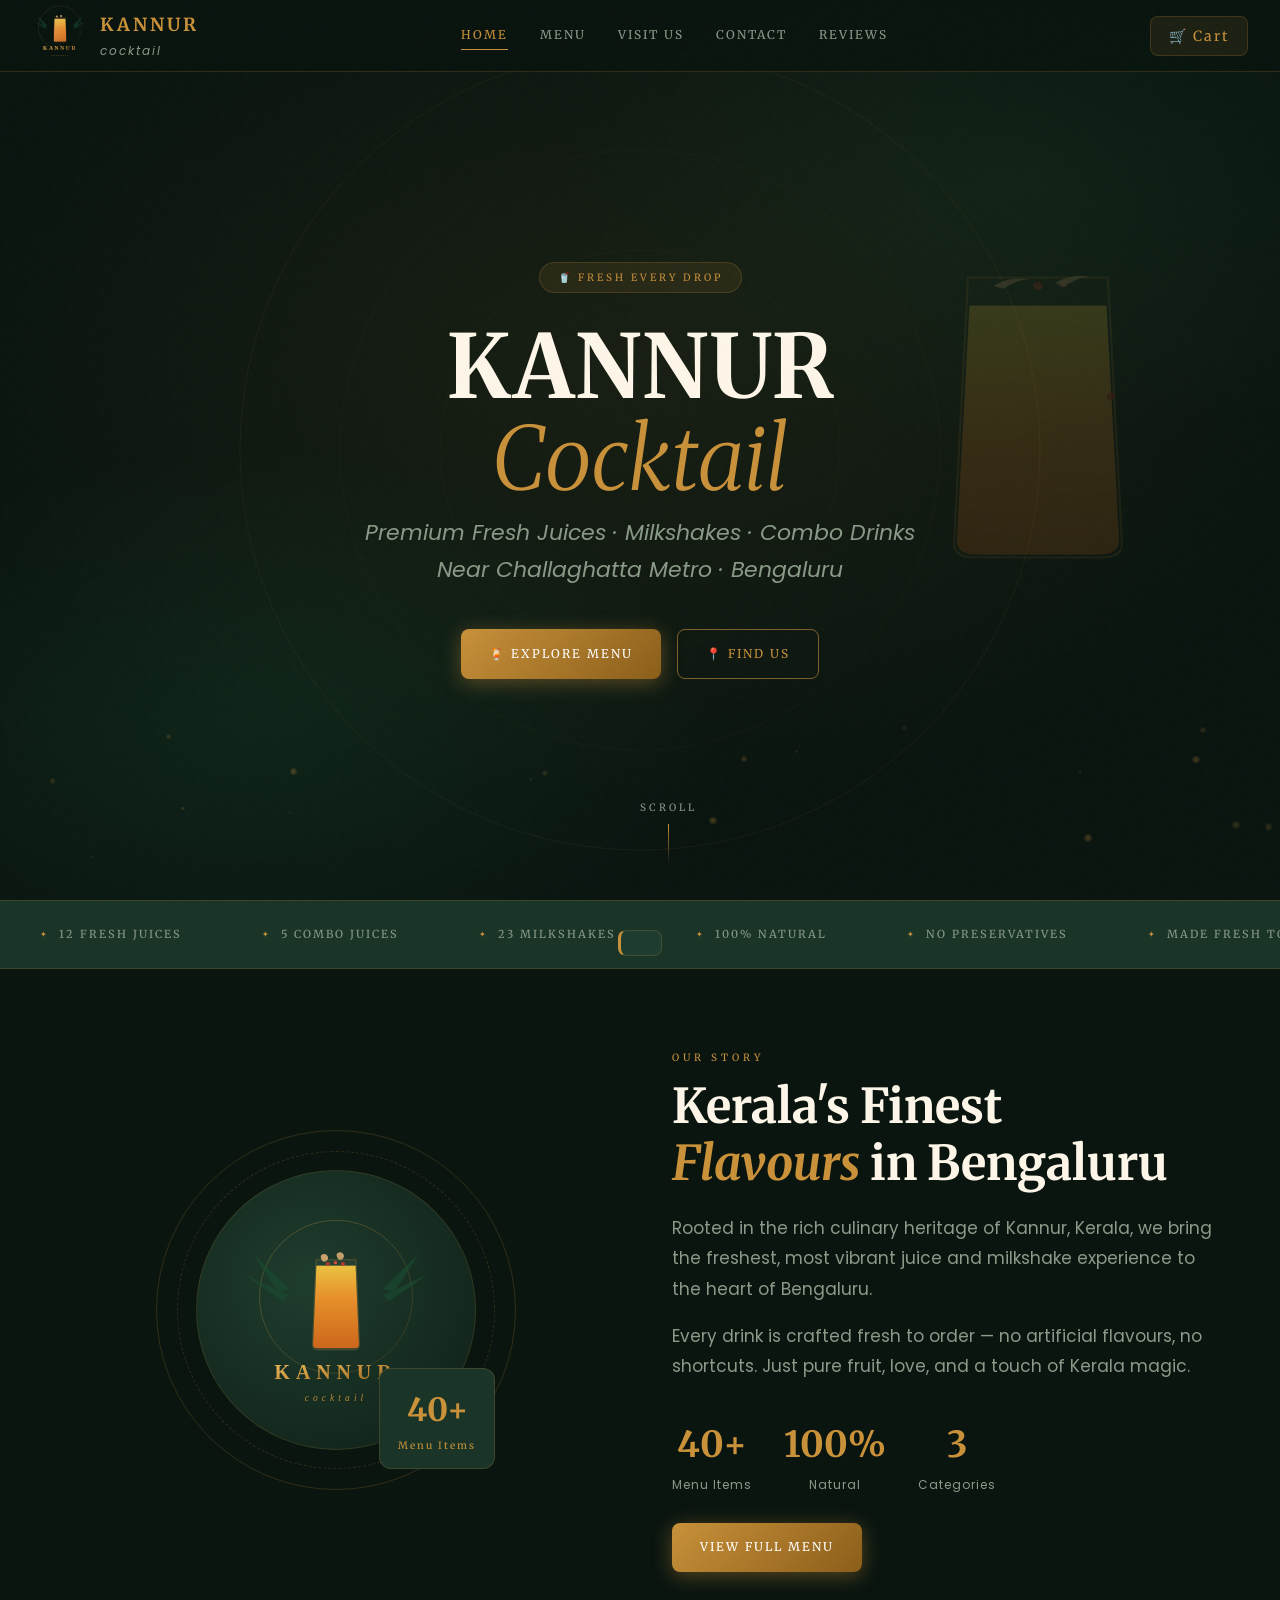
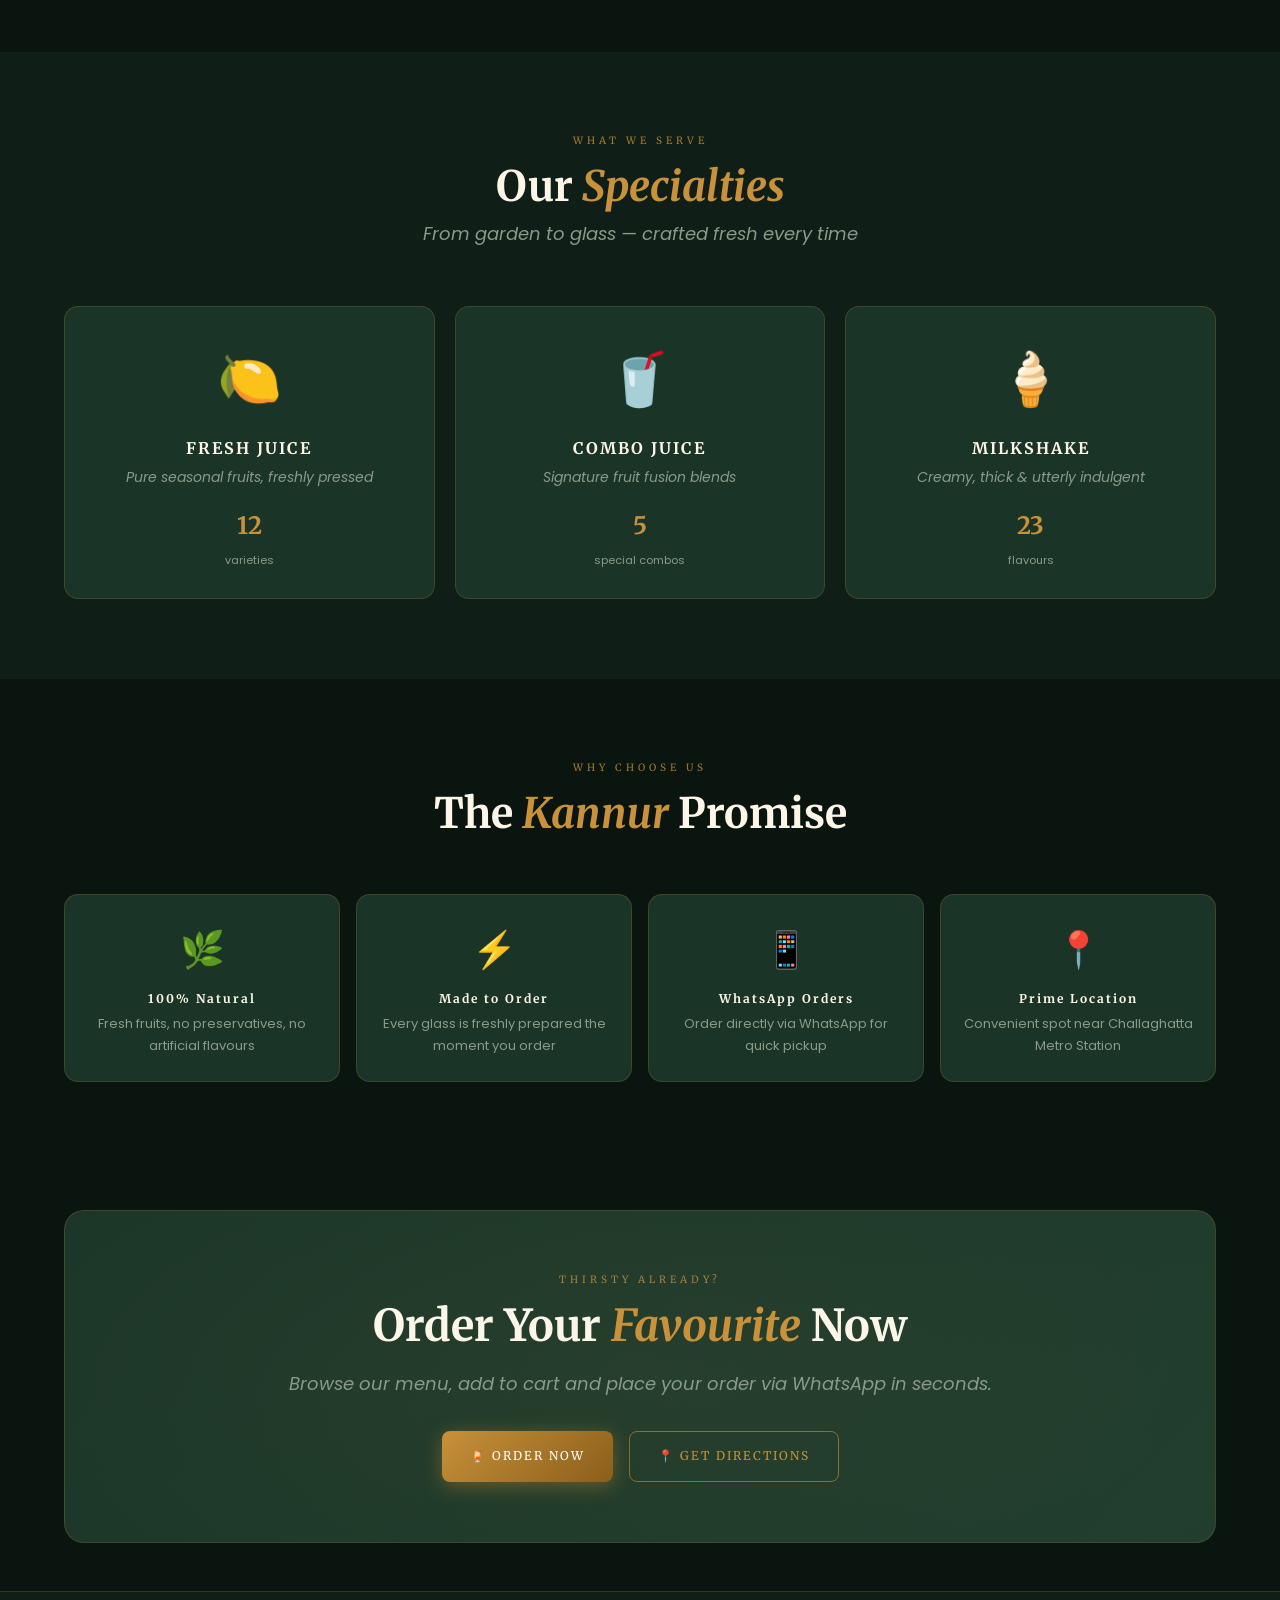
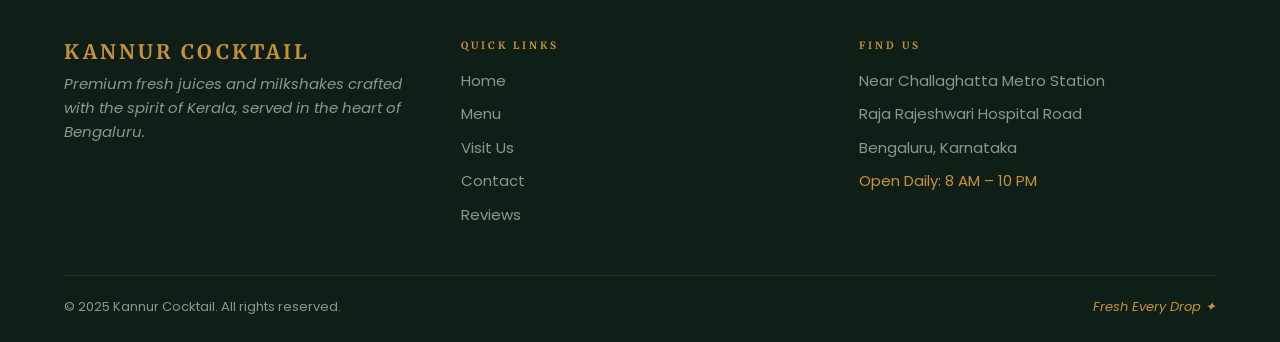
<file: src/pages/index.html>
<!DOCTYPE html>
<html lang="en">
<head>
  <meta charset="UTF-8"/>
  <meta name="viewport" content="width=device-width, initial-scale=1.0"/>
  <title>Kannur Cocktail — Fresh Juices & Milkshakes, Bengaluru</title>
  <meta name="description" content="Kannur Cocktail — Premium fresh juices, milkshakes & combo drinks near Challaghatta Metro, Raja Rajeshwari Hospital, Bengaluru."/>
  <link rel="stylesheet" href="../../public/assets/style.css"/>
  <style>
    /* ── HOME SPECIFIC ── */
    .hero-glass {
      position: absolute; right: 8%; top: 50%; transform: translateY(-50%);
      z-index: 1; opacity: 0.18; pointer-events: none;
      animation: float-glass 6s ease-in-out infinite;
    }
    @keyframes float-glass {
      0%,100% { transform: translateY(-50%) rotate(-3deg); }
      50% { transform: translateY(calc(-50% - 18px)) rotate(3deg); }
    }
    .hero-glass svg { width: min(280px, 28vw); filter: blur(0.5px); }


    /* Featured strip */
    .features-strip {
      background: var(--surface);
      border-top: 1px solid var(--border);
      border-bottom: 1px solid var(--border);
      padding: 24px 0; overflow: hidden;
    }
    .features-strip-inner {
      display: flex; gap: 0; width: max-content;
      animation: marquee 28s linear infinite;
    }
    .features-strip-inner:hover { animation-play-state: paused; }
    @keyframes marquee { from { transform: translateX(0); } to { transform: translateX(-50%); } }
    .strip-item {
      display: flex; align-items: center; gap: 10px;
      padding: 0 40px; white-space: nowrap;
      font-family: var(--font-head); font-size: 11px; letter-spacing: 2px;
      text-transform: uppercase; color: var(--muted);
    }
    .strip-item .dot { color: var(--gold); font-size: 8px; }

    /* About section */
    .about-grid { display: grid; grid-template-columns: 1fr 1fr; gap: 64px; align-items: center; }
    .about-visual {
      position: relative; display: flex; align-items: center; justify-content: center;
    }
    .about-ring {
      width: 360px; height: 360px; border-radius: 50%;
      border: 1px solid var(--border);
      display: flex; align-items: center; justify-content: center;
      position: relative;
    }
    .about-ring::before {
      content: ''; position: absolute; inset: 20px; border-radius: 50%;
      border: 1px dashed rgba(200,145,58,0.2);
      animation: spin-slow 30s linear infinite;
    }
    .about-ring-inner {
      width: 280px; height: 280px; border-radius: 50%;
      background: radial-gradient(circle at 40% 40%, var(--surface2), var(--bg2));
      border: 1px solid rgba(200,145,58,0.15);
      display: flex; align-items: center; justify-content: center;
    }
    .about-ring-inner svg { width: 200px; }
    .about-badge {
      position: absolute; bottom: 20px; right: 20px;
      background: var(--surface); border: 1px solid var(--border);
      border-radius: 12px; padding: 14px 18px; text-align: center;
    }
    .about-badge span { display: block; font-family: var(--font-head); color: var(--gold); }
    .about-badge span:first-child { font-size: 32px; font-weight: 700; }
    .about-badge span:last-child { font-size: 10px; letter-spacing: 2px; }
    .about-content h2 { font-size: clamp(32px, 4vw, 48px); color: var(--cream); margin: 12px 0 20px; }
    .about-content p { color: var(--muted); line-height: 1.8; font-size: 17px; margin-bottom: 16px; }
    .about-stats { display: flex; gap: 32px; margin-top: 32px; }
    .stat { text-align: center; }
    .stat .num { font-family: var(--font-head); font-size: 36px; color: var(--gold); font-weight: 700; }
    .stat .desc { font-size: 12px; color: var(--muted); font-family: var(--font-ui); letter-spacing: 1px; }

    /* Featured menu preview */
    .menu-preview-grid { display: grid; grid-template-columns: repeat(3,1fr); gap: 20px; }
    .menu-preview-card {
      background: var(--surface); border: 1px solid var(--border); border-radius: var(--radius);
      padding: 28px 24px; text-align: center; transition: var(--transition); cursor: pointer;
      position: relative; overflow: hidden;
    }
    .menu-preview-card::before {
      content: ''; position: absolute; top: 0; left: 0; right: 0; height: 2px;
      background: linear-gradient(90deg, transparent, var(--gold), transparent);
      transform: scaleX(0); transition: var(--transition);
    }
    .menu-preview-card:hover { border-color: rgba(200,145,58,0.4); transform: translateY(-6px); box-shadow: var(--shadow-gold); }
    .menu-preview-card:hover::before { transform: scaleX(1); }
    .menu-preview-card .icon { font-size: 52px; margin-bottom: 16px; display: block; }
    .menu-preview-card h3 { font-family: var(--font-head); font-size: 16px; color: var(--cream); letter-spacing: 2px; margin-bottom: 8px; }
    .menu-preview-card p { font-size: 14px; color: var(--muted); font-style: italic; margin-bottom: 16px; }
    .menu-preview-card .count { font-family: var(--font-head); font-size: 24px; color: var(--gold); font-weight: 700; }

    /* CTA */
    .cta-band {
      background: linear-gradient(135deg, var(--surface), var(--surface2));
      border: 1px solid var(--border); border-radius: 20px;
      padding: 60px; text-align: center;
      position: relative; overflow: hidden;
    }
    .cta-band::before {
      content: ''; position: absolute; inset: -100px;
      background: radial-gradient(ellipse 60% 60% at 50% 50%, rgba(200,145,58,0.06), transparent);
    }
    .cta-band h2 { font-size: clamp(28px, 4vw, 44px); color: var(--cream); margin: 12px 0 16px; position: relative; z-index: 1; }
    .cta-band p { font-style: italic; color: var(--muted); font-size: 18px; margin-bottom: 32px; position: relative; z-index: 1; }

    /* Specialties */
    .specials-grid { display: grid; grid-template-columns: repeat(4,1fr); gap: 16px; }
    .special-card {
      background: var(--surface); border: 1px solid var(--border); border-radius: var(--radius);
      padding: 24px 20px; text-align: center; transition: var(--transition);
    }
    .special-card:hover { border-color: rgba(200,145,58,0.4); transform: translateY(-4px); }
    .special-card .icon { font-size: 36px; margin-bottom: 12px; }
    .special-card h4 { font-family: var(--font-head); font-size: 12px; letter-spacing: 2px; color: var(--cream); margin-bottom: 6px; }
    .special-card p { font-size: 13px; color: var(--muted); }

    @media(max-width:900px) {
      .about-grid { grid-template-columns: 1fr; }
      .about-visual { display: none; }
      .menu-preview-grid { grid-template-columns: 1fr 1fr; }
      .specials-grid { grid-template-columns: 1fr 1fr; }
    }
    @media(max-width:600px) {
      .menu-preview-grid { grid-template-columns: 1fr; }
      .cta-band { padding: 36px 24px; }
    }
  </style>
</head>
<body>

<!-- NAV -->
<nav class="navbar" id="main-nav">
  <a href="index.html" class="nav-logo">
    <span class="nav-logo-slot"></span>
    <div class="nav-logo-text"><span>KANNUR</span><span>cocktail</span></div>
  </a>
  <div class="nav-links">
    <a href="index.html" class="active">Home</a>
    <a href="menu.html">Menu</a>
    <a href="address.html">Visit Us</a>
    <a href="contact.html">Contact</a>
    <a href="reviews.html">Reviews</a>
  </div>
  <div style="display:flex;align-items:center;gap:12px">
    <button class="nav-cart-btn" onclick="openCart()">🛒 Cart<span class="cart-badge" id="nav-cart-badge">0</span></button>
    <div class="nav-hamburger"><span></span><span></span><span></span></div>
  </div>
</nav>

<!-- CART -->
<div class="cart-overlay" id="cart-overlay"></div>
<aside class="cart-sidebar" id="cart-sidebar">
  <div class="cart-header"><h3>🛒 Your Order</h3><button class="cart-close" onclick="closeCart()">×</button></div>
  <div class="cart-items">
    <div class="cart-empty" id="cart-empty-state" style="display:flex"><div class="empty-icon">🥤</div><p>Your cart is empty</p><small style="color:var(--muted);font-size:14px">Add items from the menu</small></div>
    <div id="cart-items-list"></div>
  </div>
  <div class="cart-footer" id="cart-footer" style="display:none">
    <div class="cart-summary">
      <span>Total Cost</span><strong class="cart-total-cost">Rs 0</strong>
    </div>
    <div class="cart-form">
      <input class="cart-input" id="order-name" type="text" placeholder="Your name" required/>
      <input class="cart-input" id="order-flat" type="text" placeholder="Flat / Unit No" required/>
      <input class="cart-input" id="order-address" type="text" placeholder="Full address" required/>
    </div>
    <textarea class="cart-note" id="order-note" rows="2" placeholder="Special instructions…"></textarea>
    <button class="btn btn-wa" style="width:100%;justify-content:center;padding:16px" onclick="placeOrder()">
      <svg width="18" height="18" viewBox="0 0 24 24" fill="currentColor"><path d="M17.472 14.382c-.297-.149-1.758-.867-2.03-.967-.273-.099-.471-.148-.67.15-.197.297-.767.966-.94 1.164-.173.199-.347.223-.644.075-.297-.15-1.255-.463-2.39-1.475-.883-.788-1.48-1.761-1.653-2.059-.173-.297-.018-.458.13-.606.134-.133.298-.347.446-.52.149-.174.198-.298.298-.497.099-.198.05-.371-.025-.52-.075-.149-.669-1.612-.916-2.207-.242-.579-.487-.5-.669-.51-.173-.008-.371-.01-.57-.01-.198 0-.52.074-.792.372-.272.297-1.04 1.016-1.04 2.479 0 1.462 1.065 2.875 1.213 3.074.149.198 2.096 3.2 5.077 4.487.709.306 1.262.489 1.694.625.712.227 1.36.195 1.871.118.571-.085 1.758-.719 2.006-1.413.248-.694.248-1.289.173-1.413-.074-.124-.272-.198-.57-.347m-5.421 7.403h-.004a9.87 9.87 0 01-5.031-1.378l-.361-.214-3.741.982.998-3.648-.235-.374a9.86 9.86 0 01-1.51-5.26c.001-5.45 4.436-9.884 9.888-9.884 2.64 0 5.122 1.03 6.988 2.898a9.825 9.825 0 012.893 6.994c-.003 5.45-4.437 9.884-9.885 9.884m8.413-18.297A11.815 11.815 0 0012.05 0C5.495 0 .16 5.335.157 11.892c0 2.096.547 4.142 1.588 5.945L.057 24l6.305-1.654a11.882 11.882 0 005.683 1.448h.005c6.554 0 11.89-5.335 11.893-11.893a11.821 11.821 0 00-3.48-8.413Z"/></svg>
      Order via WhatsApp
    </button>
    <button class="btn btn-outline" style="width:100%;justify-content:center" onclick="clearCart()">Clear Cart</button>
  </div>
</aside>
<div class="toast" id="global-toast"></div>

<!-- ── HERO ── -->
<section class="hero" id="hero">
  <div class="hero-bg"></div>
  <div class="particles" id="hero-particles"></div>

  <!-- Decorative rings -->
  <div class="hero-bg-rings">
    <svg viewBox="0 0 900 900" fill="none" xmlns="http://www.w3.org/2000/svg">
      <circle cx="450" cy="450" r="400" stroke="#c8913a" stroke-width="1"/>
      <circle cx="450" cy="450" r="300" stroke="#c8913a" stroke-width="0.5"/>
      <circle cx="450" cy="450" r="200" stroke="#c8913a" stroke-width="0.5"/>
    </svg>
  </div>

  <!-- Floating glass -->
  <div class="hero-glass">
    <svg viewBox="0 0 200 300" xmlns="http://www.w3.org/2000/svg">
      <defs>
        <linearGradient id="hm" x1="0%" y1="0%" x2="0%" y2="100%"><stop offset="0%" stop-color="#f5c842"/><stop offset="50%" stop-color="#f0922a"/><stop offset="100%" stop-color="#d4681a"/></linearGradient>
      </defs>
      <path d="M 50 30 L 40 220 Q 40 230 55 230 L 145 230 Q 160 230 160 220 L 150 30 Z" fill="rgba(255,255,255,0.05)" stroke="rgba(200,145,58,0.5)" stroke-width="1.5"/>
      <clipPath id="hgc"><path d="M 52 33 L 42 218 Q 42 228 57 228 L 143 228 Q 158 228 158 218 L 148 33 Z"/></clipPath>
      <rect x="38" y="50" width="124" height="180" fill="url(#hm)" clip-path="url(#hgc)" opacity="0.9"/>
      <ellipse cx="152" cy="115" rx="3" ry="2.5" fill="#c0392b" opacity="0.9"/>
      <ellipse cx="100" cy="36" rx="3.5" ry="3" fill="#c0392b" opacity="0.9"/>
      <ellipse cx="118" cy="34" rx="3" ry="2.8" fill="#e74c3c"/>
      <path d="M 68 36 Q 82 28 95 32 Q 88 30 75 38 Z" fill="#d4a870" opacity="0.9"/>
      <path d="M 112 34 Q 126 26 139 30 Q 132 28 119 36 Z" fill="#d4a870" opacity="0.9"/>
    </svg>
  </div>

  <div class="hero-content">
    <div class="hero-badge animate-in d1">🥤 Fresh Every Drop</div>
    <h1 class="animate-in d2">KANNUR<br/><em>Cocktail</em></h1>
    <p class="hero-tagline animate-in d3">Premium Fresh Juices · Milkshakes · Combo Drinks<br/>Near Challaghatta Metro · Bengaluru</p>
    <div class="hero-actions animate-in d4">
      <a href="menu.html" class="btn btn-gold">🍹 Explore Menu</a>
      <a href="address.html" class="btn btn-outline">📍 Find Us</a>
    </div>
  </div>

  <div class="hero-scroll animate-in d5">Scroll</div>
</section>

<!-- ── FEATURES STRIP ── -->
<div class="features-strip">
  <div class="features-strip-inner">
    <div class="strip-item"><span class="dot">✦</span>12 Fresh Juices</div>
    <div class="strip-item"><span class="dot">✦</span>5 Combo Juices</div>
    <div class="strip-item"><span class="dot">✦</span>23 Milkshakes</div>
    <div class="strip-item"><span class="dot">✦</span>100% Natural</div>
    <div class="strip-item"><span class="dot">✦</span>No Preservatives</div>
    <div class="strip-item"><span class="dot">✦</span>Made Fresh to Order</div>
    <div class="strip-item"><span class="dot">✦</span>Near Challaghatta Metro</div>
    <div class="strip-item"><span class="dot">✦</span>Order on WhatsApp</div>
    <!-- repeat for seamless -->
    <div class="strip-item"><span class="dot">✦</span>12 Fresh Juices</div>
    <div class="strip-item"><span class="dot">✦</span>5 Combo Juices</div>
    <div class="strip-item"><span class="dot">✦</span>23 Milkshakes</div>
    <div class="strip-item"><span class="dot">✦</span>100% Natural</div>
    <div class="strip-item"><span class="dot">✦</span>No Preservatives</div>
    <div class="strip-item"><span class="dot">✦</span>Made Fresh to Order</div>
    <div class="strip-item"><span class="dot">✦</span>Near Challaghatta Metro</div>
    <div class="strip-item"><span class="dot">✦</span>Order on WhatsApp</div>
  </div>
</div>

<!-- ── ABOUT ── -->
<section class="section">
  <div class="container">
    <div class="about-grid">
      <div class="about-visual reveal">
        <div class="about-ring">
          <div class="about-ring-inner">
            <svg viewBox="0 0 340 380" xmlns="http://www.w3.org/2000/svg">
              <defs>
                <linearGradient id="ag1" x1="0%" y1="0%" x2="100%" y2="100%"><stop offset="0%" stop-color="#f0c060"/><stop offset="50%" stop-color="#c8913a"/><stop offset="100%" stop-color="#8b5e1a"/></linearGradient>
                <linearGradient id="am" x1="0%" y1="0%" x2="0%" y2="100%"><stop offset="0%" stop-color="#f5c842"/><stop offset="40%" stop-color="#f0922a"/><stop offset="100%" stop-color="#d4681a"/></linearGradient>
              </defs>
              <circle cx="170" cy="168" r="130" fill="none" stroke="url(#ag1)" stroke-width="0.8" opacity="0.5"/>
              <g opacity="0.7"><path d="M 90 155 Q 55 120 30 95 Q 50 130 72 160 Z" fill="#1a4a30"/><path d="M 90 165 Q 45 145 15 130 Q 48 155 80 175 Z" fill="#1a4a30"/><path d="M 250 155 Q 285 120 310 95 Q 290 130 268 160 Z" fill="#1a4a30"/><path d="M 250 165 Q 295 145 325 130 Q 292 155 260 175 Z" fill="#1a4a30"/></g>
              <path d="M 136 105 L 130 250 Q 130 258 138 258 L 202 258 Q 210 258 210 250 L 204 105 Z" fill="rgba(255,255,255,0.04)" stroke="rgba(200,145,58,0.4)" stroke-width="1.2"/>
              <clipPath id="aclip"><path d="M 137 107 L 131 249 Q 131 256 139 256 L 201 256 Q 209 256 209 249 L 203 107 Z"/></clipPath>
              <rect x="128" y="115" width="84" height="143" fill="url(#am)" clip-path="url(#aclip)" opacity="0.95"/>
              <g><path d="M 148 108 Q 142 102 145 97 Q 152 93 156 99 Q 158 105 152 108 Z" fill="#d4a870" opacity="0.95"/><path d="M 175 105 Q 169 99 172 94 Q 179 90 183 96 Q 185 102 179 105 Z" fill="#d4a870" opacity="0.9"/><ellipse cx="156" cy="112" rx="3.5" ry="3" fill="#c0392b" opacity="0.95"/><ellipse cx="169" cy="110" rx="3" ry="2.8" fill="#e74c3c" opacity="0.9"/><ellipse cx="182" cy="112" rx="3.5" ry="3" fill="#c0392b" opacity="0.95"/></g>
              <line x1="60" y1="278" x2="115" y2="278" stroke="url(#ag1)" stroke-width="0.8" opacity="0.7"/>
              <line x1="225" y1="278" x2="280" y2="278" stroke="url(#ag1)" stroke-width="0.8" opacity="0.7"/>
              <text x="170" y="308" font-family="'Cinzel',serif" font-size="34" font-weight="700" text-anchor="middle" letter-spacing="10" fill="url(#ag1)">KANNUR</text>
              <text x="170" y="345" font-family="'Cormorant Garamond',serif" font-size="16" font-style="italic" text-anchor="middle" letter-spacing="7" fill="#c8913a" opacity="0.9">cocktail</text>
            </svg>
          </div>
          <div class="about-badge">
            <span>40+</span><span>Menu Items</span>
          </div>
        </div>
      </div>
      <div class="about-content">
        <div class="label reveal">Our Story</div>
        <h2 class="reveal">Kerala's Finest<br/><em style="font-style:italic;color:var(--gold)">Flavours</em> in Bengaluru</h2>
        <p class="reveal">Rooted in the rich culinary heritage of Kannur, Kerala, we bring the freshest, most vibrant juice and milkshake experience to the heart of Bengaluru.</p>
        <p class="reveal">Every drink is crafted fresh to order — no artificial flavours, no shortcuts. Just pure fruit, love, and a touch of Kerala magic.</p>
        <div class="about-stats reveal">
          <div class="stat"><div class="num">40+</div><div class="desc">Menu Items</div></div>
          <div class="stat"><div class="num">100%</div><div class="desc">Natural</div></div>
          <div class="stat"><div class="num">3</div><div class="desc">Categories</div></div>
        </div>
        <div style="margin-top:28px" class="reveal">
          <a href="menu.html" class="btn btn-gold">View Full Menu</a>
        </div>
      </div>
    </div>
  </div>
</section>

<!-- ── MENU PREVIEW ── -->
<section class="section" style="background:var(--bg2)">
  <div class="container">
    <div class="section-header reveal">
      <div class="label">What We Serve</div>
      <h2>Our <em style="font-style:italic;color:var(--gold)">Specialties</em></h2>
      <p>From garden to glass — crafted fresh every time</p>
    </div>
    <div class="menu-preview-grid">
      <div class="menu-preview-card reveal d1" onclick="location.href='menu.html#fresh-juice'">
        <span class="icon">🍋</span>
        <h3>FRESH JUICE</h3>
        <p>Pure seasonal fruits, freshly pressed</p>
        <div class="count">12</div>
        <div style="font-size:11px;color:var(--muted);margin-top:4px;font-family:var(--font-ui)">varieties</div>
      </div>
      <div class="menu-preview-card reveal d2" onclick="location.href='menu.html#combo-juice'">
        <span class="icon">🥤</span>
        <h3>COMBO JUICE</h3>
        <p>Signature fruit fusion blends</p>
        <div class="count">5</div>
        <div style="font-size:11px;color:var(--muted);margin-top:4px;font-family:var(--font-ui)">special combos</div>
      </div>
      <div class="menu-preview-card reveal d3" onclick="location.href='menu.html#milkshake'">
        <span class="icon">🍦</span>
        <h3>MILKSHAKE</h3>
        <p>Creamy, thick & utterly indulgent</p>
        <div class="count">23</div>
        <div style="font-size:11px;color:var(--muted);margin-top:4px;font-family:var(--font-ui)">flavours</div>
      </div>
    </div>
  </div>
</section>

<!-- ── WHY US ── -->
<section class="section">
  <div class="container">
    <div class="section-header reveal">
      <div class="label">Why Choose Us</div>
      <h2>The <em style="font-style:italic;color:var(--gold)">Kannur</em> Promise</h2>
    </div>
    <div class="specials-grid">
      <div class="special-card reveal d1"><div class="icon">🌿</div><h4>100% Natural</h4><p>Fresh fruits, no preservatives, no artificial flavours</p></div>
      <div class="special-card reveal d2"><div class="icon">⚡</div><h4>Made to Order</h4><p>Every glass is freshly prepared the moment you order</p></div>
      <div class="special-card reveal d3"><div class="icon">📱</div><h4>WhatsApp Orders</h4><p>Order directly via WhatsApp for quick pickup</p></div>
      <div class="special-card reveal d4"><div class="icon">📍</div><h4>Prime Location</h4><p>Convenient spot near Challaghatta Metro Station</p></div>
    </div>
  </div>
</section>

<!-- ── CTA ── -->
<section class="section-sm">
  <div class="container">
    <div class="cta-band reveal">
      <div class="label" style="margin-bottom:8px">Thirsty Already?</div>
      <h2>Order Your <em style="font-style:italic;color:var(--gold)">Favourite</em> Now</h2>
      <p>Browse our menu, add to cart and place your order via WhatsApp in seconds.</p>
      <div style="display:flex;gap:16px;justify-content:center;flex-wrap:wrap" class="reveal">
        <a href="menu.html" class="btn btn-gold">🍹 Order Now</a>
        <a href="address.html" class="btn btn-outline">📍 Get Directions</a>
      </div>
    </div>
  </div>
</section>

<!-- ── FOOTER ── -->
<footer>
  <div class="container">
    <div class="footer-grid">
      <div class="footer-brand">
        <h3>KANNUR COCKTAIL</h3>
        <p>Premium fresh juices and milkshakes crafted with the spirit of Kerala, served in the heart of Bengaluru.</p>
      </div>
      <div class="footer-col">
        <h4>Quick Links</h4>
        <a href="index.html">Home</a>
        <a href="menu.html">Menu</a>
        <a href="address.html">Visit Us</a>
        <a href="contact.html">Contact</a>
        <a href="reviews.html">Reviews</a>
      </div>
      <div class="footer-col">
        <h4>Find Us</h4>
        <p>Near Challaghatta Metro Station</p>
        <p>Raja Rajeshwari Hospital Road</p>
        <p>Bengaluru, Karnataka</p>
        <p style="margin-top:8px;color:var(--gold)">Open Daily: 8 AM – 10 PM</p>
      </div>
    </div>
    <div class="footer-bottom">
      <p>© 2025 Kannur Cocktail. All rights reserved.</p>
      <p style="color:var(--gold);font-style:italic">Fresh Every Drop ✦</p>
    </div>
  </div>
</footer>

<script src="../../public/assets/app.js"></script>
<script>
  initParticles('hero-particles');
</script>
</body>
</html>
</file>
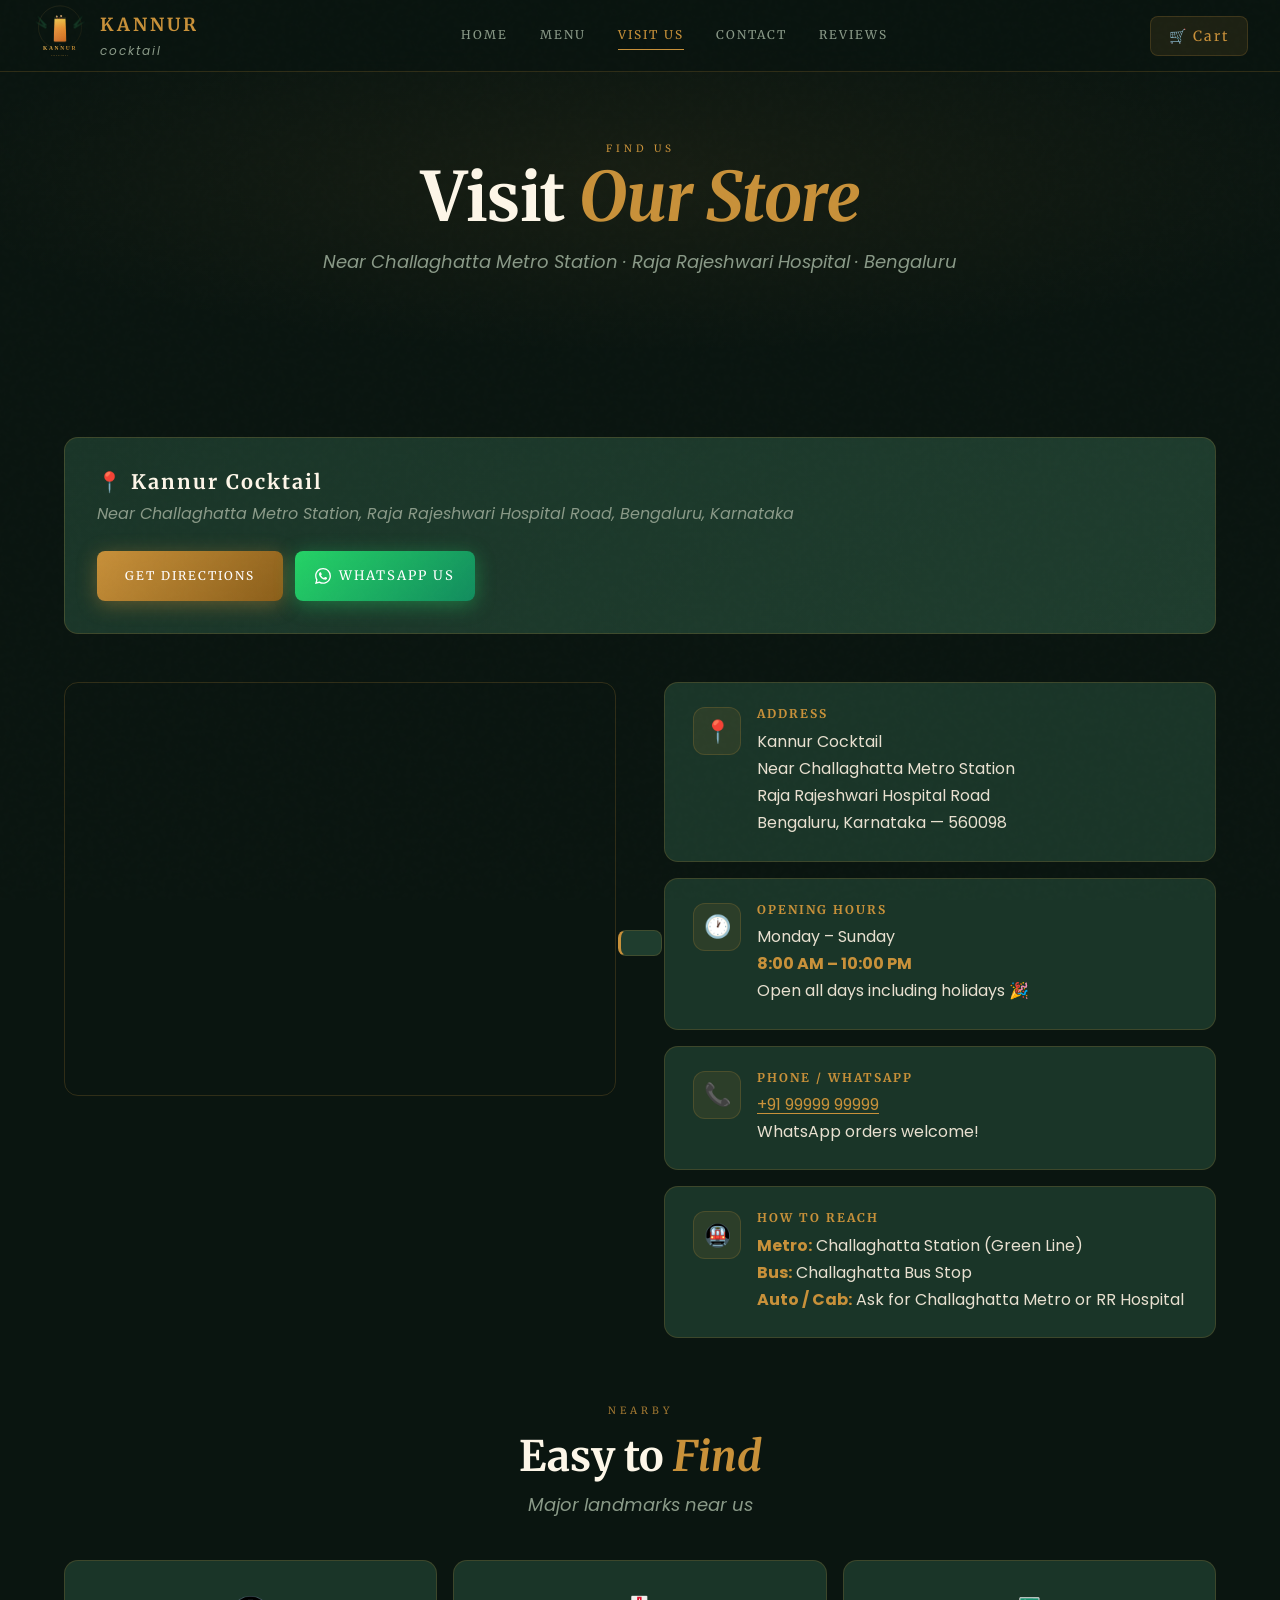
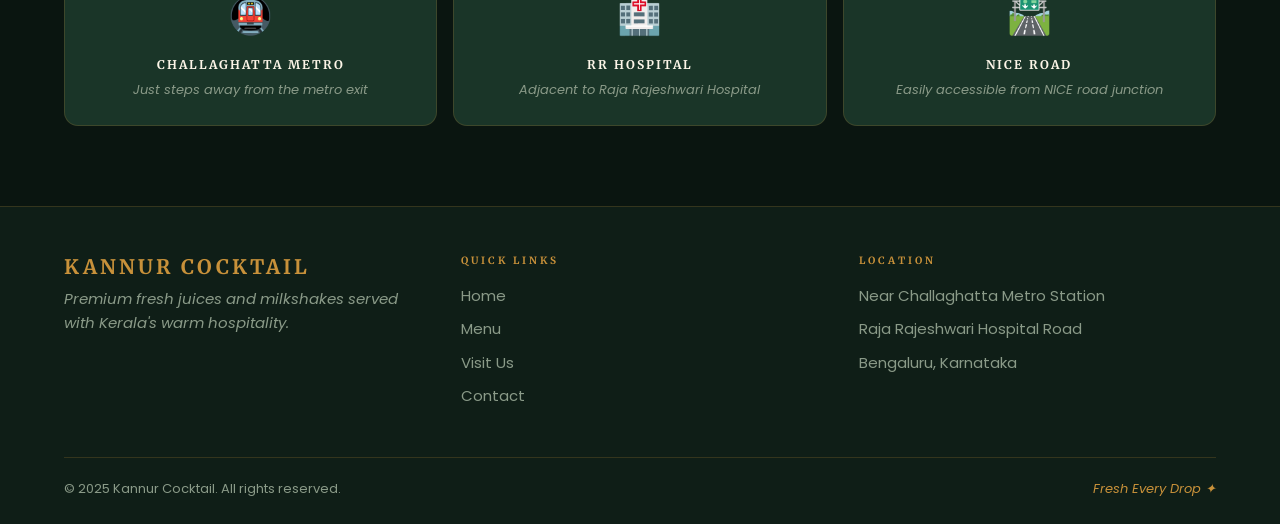
<file: src/pages/address.html>
<!DOCTYPE html>
<html lang="en">
<head>
  <meta charset="UTF-8"/>
  <meta name="viewport" content="width=device-width, initial-scale=1.0"/>
  <title>Visit Us — Kannur Cocktail</title>
  <link rel="stylesheet" href="../../public/assets/style.css"/>
  <style>
    .address-grid { display: grid; grid-template-columns: 1fr 1fr; gap: 48px; align-items: start; }
    .map-embed {
      border-radius: var(--radius); overflow: hidden;
      border: 1px solid var(--border); aspect-ratio: 4/3;
      position: relative;
    }
    .map-embed iframe { width:100%; height:100%; border:none; display:block; }
    .map-embed-fallback {
      width:100%; height:100%; background: var(--surface);
      display:flex; flex-direction:column; align-items:center; justify-content:center;
      gap:16px; padding:32px; text-align:center;
    }
    .map-embed-fallback .map-pin { font-size:56px; animation:float 3s ease-in-out infinite; }
    .map-embed-fallback h3 { font-family:var(--font-head); color:var(--gold); font-size:18px; letter-spacing:2px; }
    .map-embed-fallback p { color:var(--muted); font-style:italic; font-size:15px; }

    .info-cards { display:flex; flex-direction:column; gap:16px; }
    .info-card {
      background:var(--surface); border:1px solid var(--border); border-radius:var(--radius);
      padding:24px 28px; display:flex; gap:16px; align-items:flex-start;
      transition:var(--transition);
    }
    .info-card:hover { border-color:rgba(200,145,58,0.4); transform:translateX(4px); }
    .info-card-icon {
      width:48px; height:48px; border-radius:12px; flex-shrink:0;
      background:rgba(200,145,58,0.1); border:1px solid var(--border);
      display:flex; align-items:center; justify-content:center; font-size:22px;
    }
    .info-card-content h4 { font-family:var(--font-head); font-size:12px; letter-spacing:2px; color:var(--gold); text-transform:uppercase; margin-bottom:6px; }
    .info-card-content p { color:var(--text); line-height:1.7; font-size:16px; }
    .info-card-content a { color:var(--gold); text-decoration:underline; text-underline-offset:3px; }

    .directions-strip {
      background:linear-gradient(135deg, var(--surface), var(--surface2));
      border:1px solid var(--border); border-radius:var(--radius); padding:32px;
      display:flex; gap:24px; align-items:center; justify-content:space-between;
      flex-wrap:wrap;
    }
    .directions-strip h3 { font-family:var(--font-head); color:var(--cream); font-size:20px; letter-spacing:2px; margin-bottom:6px; }
    .directions-strip p { color:var(--muted); font-style:italic; font-size:16px; }

    .landmark-grid { display:grid; grid-template-columns:repeat(3,1fr); gap:16px; margin-top:40px; }
    .landmark-card {
      background:var(--surface); border:1px solid var(--border); border-radius:var(--radius);
      padding:24px; text-align:center; transition:var(--transition);
    }
    .landmark-card:hover { border-color:rgba(200,145,58,0.4); transform:translateY(-4px); }
    .landmark-card .lm-icon { font-size:36px; margin-bottom:12px; }
    .landmark-card h4 { font-family:var(--font-head); font-size:12px; letter-spacing:2px; color:var(--cream); margin-bottom:6px; }
    .landmark-card p { color:var(--muted); font-size:13px; font-style:italic; }

    .hours-grid { display:grid; grid-template-columns:1fr 1fr; gap:12px; margin-top:16px; }
    .hour-row { display:flex; justify-content:space-between; align-items:center; padding:10px 0; border-bottom:1px solid var(--border); }
    .hour-row:last-child { border-bottom:none; }
    .hour-row .day { font-family:var(--font-ui); font-size:14px; color:var(--muted); }
    .hour-row .time { font-family:var(--font-head); font-size:13px; color:var(--gold); }
    .hour-row.today .day { color:var(--cream); font-weight:500; }
    .hour-row.today .time { color:var(--gold-light); }

    @media(max-width:900px) {
      .address-grid { grid-template-columns:1fr; }
      .landmark-grid { grid-template-columns:1fr 1fr; }
      .hours-grid { grid-template-columns:1fr; }
    }
    @media(max-width:500px) {
      .landmark-grid { grid-template-columns:1fr; }
    }
  </style>
</head>
<body>

<nav class="navbar" id="main-nav">
  <a href="index.html" class="nav-logo"><span class="nav-logo-slot"></span><div class="nav-logo-text"><span>KANNUR</span><span>cocktail</span></div></a>
  <div class="nav-links"><a href="index.html">Home</a><a href="menu.html">Menu</a><a href="address.html" class="active">Visit Us</a><a href="contact.html">Contact</a><a href="reviews.html">Reviews</a></div>
  <div style="display:flex;align-items:center;gap:12px"><button class="nav-cart-btn" onclick="openCart()">🛒 Cart<span class="cart-badge" id="nav-cart-badge">0</span></button><div class="nav-hamburger"><span></span><span></span><span></span></div></div>
</nav>
<div class="cart-overlay" id="cart-overlay"></div>
<aside class="cart-sidebar" id="cart-sidebar">
  <div class="cart-header"><h3>🛒 Your Order</h3><button class="cart-close" onclick="closeCart()">×</button></div>
  <div class="cart-items"><div class="cart-empty" id="cart-empty-state" style="display:flex"><div class="empty-icon">🥤</div><p>Your cart is empty</p></div><div id="cart-items-list"></div></div>
  <div class="cart-footer" id="cart-footer" style="display:none">
    <div class="cart-summary">
      <span>Total Cost</span><strong class="cart-total-cost">Rs 0</strong>
    </div>
    <div class="cart-form">
      <input class="cart-input" id="order-name" type="text" placeholder="Your name" required/>
      <input class="cart-input" id="order-flat" type="text" placeholder="Flat / Unit No" required/>
      <input class="cart-input" id="order-address" type="text" placeholder="Full address" required/>
    </div>
    <textarea class="cart-note" id="order-note" rows="2" placeholder="Special instructions…"></textarea>
    <button class="btn btn-wa" style="width:100%;justify-content:center;padding:16px" onclick="placeOrder()">
      <svg width="18" height="18" viewBox="0 0 24 24" fill="currentColor"><path d="M17.472 14.382c-.297-.149-1.758-.867-2.03-.967-.273-.099-.471-.148-.67.15-.197.297-.767.966-.94 1.164-.173.199-.347.223-.644.075-.297-.15-1.255-.463-2.39-1.475-.883-.788-1.48-1.761-1.653-2.059-.173-.297-.018-.458.13-.606.134-.133.298-.347.446-.52.149-.174.198-.298.298-.497.099-.198.05-.371-.025-.52-.075-.149-.669-1.612-.916-2.207-.242-.579-.487-.5-.669-.51-.173-.008-.371-.01-.57-.01-.198 0-.52.074-.792.372-.272.297-1.04 1.016-1.04 2.479 0 1.462 1.065 2.875 1.213 3.074.149.198 2.096 3.2 5.077 4.487.709.306 1.262.489 1.694.625.712.227 1.36.195 1.871.118.571-.085 1.758-.719 2.006-1.413.248-.694.248-1.289.173-1.413-.074-.124-.272-.198-.57-.347m-5.421 7.403h-.004a9.87 9.87 0 01-5.031-1.378l-.361-.214-3.741.982.998-3.648-.235-.374a9.86 9.86 0 01-1.51-5.26c.001-5.45 4.436-9.884 9.888-9.884 2.64 0 5.122 1.03 6.988 2.898a9.825 9.825 0 012.893 6.994c-.003 5.45-4.437 9.884-9.885 9.884m8.413-18.297A11.815 11.815 0 0012.05 0C5.495 0 .16 5.335.157 11.892c0 2.096.547 4.142 1.588 5.945L.057 24l6.305-1.654a11.882 11.882 0 005.683 1.448h.005c6.554 0 11.89-5.335 11.893-11.893a11.821 11.821 0 00-3.48-8.413Z"/></svg>
      Order via WhatsApp
    </button>
    <button class="btn btn-outline" style="width:100%;justify-content:center" onclick="clearCart()">Clear Cart</button>
  </div>
</aside>
<div class="toast" id="global-toast"></div>

<!-- PAGE HERO -->
<section class="page-hero">
  <div class="page-hero-bg"></div>
  <div class="label animate-in d1">Find Us</div>
  <h1 class="animate-in d2">Visit <em style="font-style:italic;color:var(--gold)">Our Store</em></h1>
  <p class="animate-in d3">Near Challaghatta Metro Station · Raja Rajeshwari Hospital · Bengaluru</p>
</section>

<section class="section">
  <div class="container">

    <!-- DIRECTIONS STRIP -->
    <div class="directions-strip reveal" style="margin-bottom:48px">
      <div>
        <h3>📍 Kannur Cocktail</h3>
        <p>Near Challaghatta Metro Station, Raja Rajeshwari Hospital Road, Bengaluru, Karnataka</p>
      </div>
      <div style="display:flex;gap:12px;flex-wrap:wrap">
        <a href="https://maps.google.com/?q=Challaghatta+Metro+Station+Bengaluru" target="_blank" class="btn btn-gold">Get Directions</a>
        <a href="https://wa.me/8861015324" target="_blank" class="btn btn-wa" style="padding:14px 20px">
          <svg width="16" height="16" viewBox="0 0 24 24" fill="currentColor"><path d="M17.472 14.382c-.297-.149-1.758-.867-2.03-.967-.273-.099-.471-.148-.67.15-.197.297-.767.966-.94 1.164-.173.199-.347.223-.644.075-.297-.15-1.255-.463-2.39-1.475-.883-.788-1.48-1.761-1.653-2.059-.173-.297-.018-.458.13-.606.134-.133.298-.347.446-.52.149-.174.198-.298.298-.497.099-.198.05-.371-.025-.52-.075-.149-.669-1.612-.916-2.207-.242-.579-.487-.5-.669-.51-.173-.008-.371-.01-.57-.01-.198 0-.52.074-.792.372-.272.297-1.04 1.016-1.04 2.479 0 1.462 1.065 2.875 1.213 3.074.149.198 2.096 3.2 5.077 4.487.709.306 1.262.489 1.694.625.712.227 1.36.195 1.871.118.571-.085 1.758-.719 2.006-1.413.248-.694.248-1.289.173-1.413-.074-.124-.272-.198-.57-.347m-5.421 7.403h-.004a9.87 9.87 0 01-5.031-1.378l-.361-.214-3.741.982.998-3.648-.235-.374a9.86 9.86 0 01-1.51-5.26c.001-5.45 4.436-9.884 9.888-9.884 2.64 0 5.122 1.03 6.988 2.898a9.825 9.825 0 012.893 6.994c-.003 5.45-4.437 9.884-9.885 9.884m8.413-18.297A11.815 11.815 0 0012.05 0C5.495 0 .16 5.335.157 11.892c0 2.096.547 4.142 1.588 5.945L.057 24l6.305-1.654a11.882 11.882 0 005.683 1.448h.005c6.554 0 11.89-5.335 11.893-11.893a11.821 11.821 0 00-3.48-8.413Z"/></svg>
          WhatsApp Us
        </a>
      </div>
    </div>

    <!-- MAP + INFO GRID -->
    <div class="address-grid">
      <!-- MAP -->
      <div class="reveal">
        <div class="map-embed">
          <div class="map-embed-fallback">
            <div class="map-pin">📍</div>
            <h3>Kannur Cocktail</h3>
            <p>Near Challaghatta Metro Station<br/>Raja Rajeshwari Hospital Road<br/>Bengaluru, Karnataka</p>
            <a href="https://maps.google.com/?q=Challaghatta+Metro+Station+Bengaluru" target="_blank" class="btn btn-gold" style="margin-top:12px">Open in Google Maps</a>
          </div>
        </div>
        <!-- Try to load actual map embed -->
        <script>
          const mapEl = document.querySelector('.map-embed');
          const iframe = document.createElement('iframe');
          iframe.src = 'https://www.google.com/maps/embed?pb=!1m18!1m12!1m3!1d3888.5!2d77.5!3d12.9!2m3!1f0!2f0!3f0!3m2!1i1024!2i768!4f13.1!3m3!1m2!1s0x0%3A0x0!2zMTLCsDU0JzAwLjAiTiA3N8KwMzAnMDAuMCJF!5e0!3m2!1sen!2sin!4v1620000000000!5m2!1sen!2sin';
          iframe.allowFullscreen = true;
          iframe.loading = 'lazy';
          iframe.style.cssText = 'width:100%;height:100%;border:none;display:block;border-radius:14px';
          iframe.onload = () => mapEl.querySelector('.map-embed-fallback')?.remove();
          mapEl.appendChild(iframe);
        </script>
      </div>

      <!-- INFO CARDS -->
      <div class="info-cards">
        <div class="info-card reveal d1">
          <div class="info-card-icon">📍</div>
          <div class="info-card-content">
            <h4>Address</h4>
            <p>Kannur Cocktail<br/>Near Challaghatta Metro Station<br/>Raja Rajeshwari Hospital Road<br/>Bengaluru, Karnataka — 560098</p>
          </div>
        </div>
        <div class="info-card reveal d2">
          <div class="info-card-icon">🕐</div>
          <div class="info-card-content">
            <h4>Opening Hours</h4>
            <p>Monday – Sunday<br/><strong style="color:var(--gold)">8:00 AM – 10:00 PM</strong><br/>Open all days including holidays 🎉</p>
          </div>
        </div>
        <div class="info-card reveal d3">
          <div class="info-card-icon">📞</div>
          <div class="info-card-content">
            <h4>Phone / WhatsApp</h4>
            <p><a href="tel:+919999999999">+91 99999 99999</a><br/>WhatsApp orders welcome!</p>
          </div>
        </div>
        <div class="info-card reveal d4">
          <div class="info-card-icon">🚇</div>
          <div class="info-card-content">
            <h4>How to Reach</h4>
            <p><strong style="color:var(--gold)">Metro:</strong> Challaghatta Station (Green Line)<br/><strong style="color:var(--gold)">Bus:</strong> Challaghatta Bus Stop<br/><strong style="color:var(--gold)">Auto / Cab:</strong> Ask for Challaghatta Metro or RR Hospital</p>
          </div>
        </div>
      </div>
    </div>

    <!-- LANDMARKS -->
    <div style="margin-top:64px">
      <div class="section-header reveal" style="margin-bottom:32px">
        <div class="label">Nearby</div>
        <h2>Easy to <em style="font-style:italic;color:var(--gold)">Find</em></h2>
        <p>Major landmarks near us</p>
      </div>
      <div class="landmark-grid">
        <div class="landmark-card reveal d1"><div class="lm-icon">🚇</div><h4>CHALLAGHATTA METRO</h4><p>Just steps away from the metro exit</p></div>
        <div class="landmark-card reveal d2"><div class="lm-icon">🏥</div><h4>RR HOSPITAL</h4><p>Adjacent to Raja Rajeshwari Hospital</p></div>
        <div class="landmark-card reveal d3"><div class="lm-icon">🛣️</div><h4>NICE ROAD</h4><p>Easily accessible from NICE road junction</p></div>
      </div>
    </div>

  </div>
</section>

<!-- FOOTER -->
<footer>
  <div class="container">
    <div class="footer-grid">
      <div class="footer-brand"><h3>KANNUR COCKTAIL</h3><p>Premium fresh juices and milkshakes served with Kerala's warm hospitality.</p></div>
      <div class="footer-col"><h4>Quick Links</h4><a href="index.html">Home</a><a href="menu.html">Menu</a><a href="address.html">Visit Us</a><a href="contact.html">Contact</a></div>
      <div class="footer-col"><h4>Location</h4><p>Near Challaghatta Metro Station</p><p>Raja Rajeshwari Hospital Road</p><p>Bengaluru, Karnataka</p></div>
    </div>
    <div class="footer-bottom"><p>© 2025 Kannur Cocktail. All rights reserved.</p><p style="color:var(--gold);font-style:italic">Fresh Every Drop ✦</p></div>
  </div>
</footer>
<script src="../../public/assets/app.js"></script>
</body>
</html>
</file>
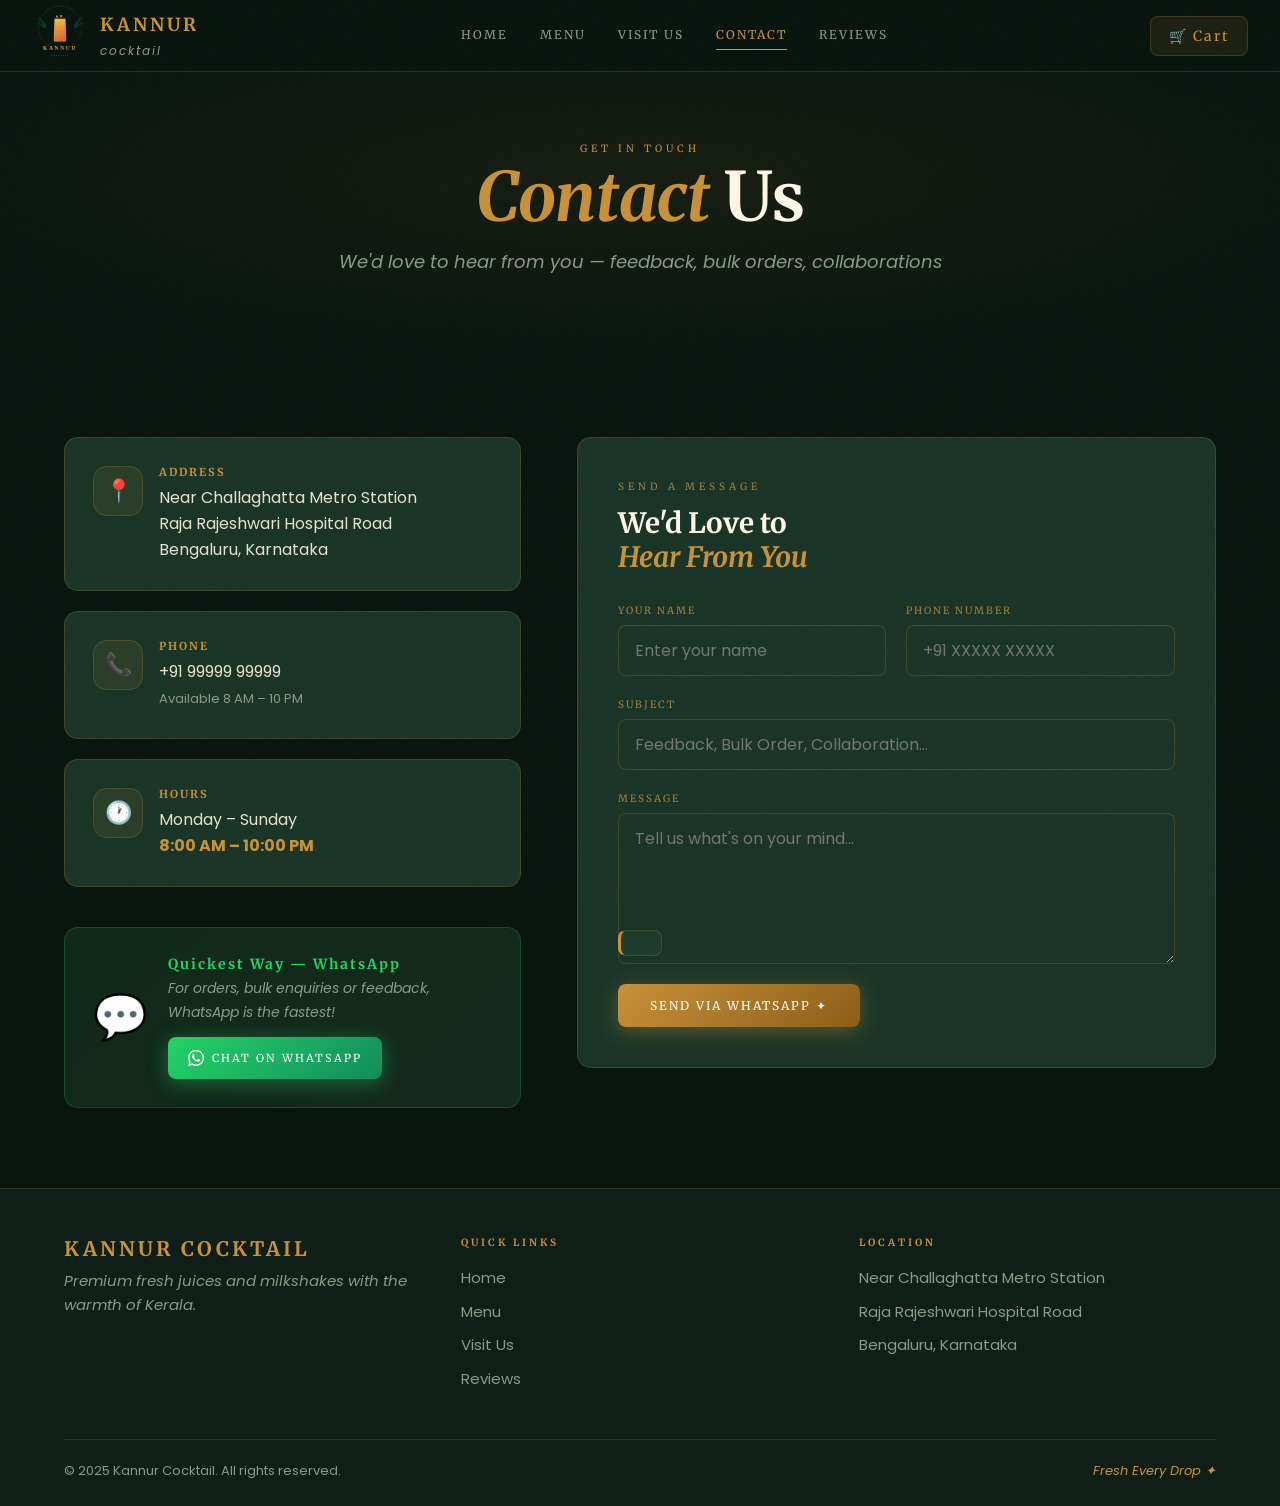
<file: src/pages/contact.html>
<!DOCTYPE html>
<html lang="en">
<head>
  <meta charset="UTF-8"/>
  <meta name="viewport" content="width=device-width, initial-scale=1.0"/>
  <title>Contact — Kannur Cocktail</title>
  <link rel="stylesheet" href="../../public/assets/style.css"/>
  <style>
    .contact-grid { display:grid; grid-template-columns:1fr 1.4fr; gap:56px; align-items:start; }
    .contact-aside { display:flex; flex-direction:column; gap:20px; }
    .contact-aside-card {
      background:var(--surface); border:1px solid var(--border); border-radius:var(--radius);
      padding:28px; display:flex; gap:16px; align-items:flex-start; transition:var(--transition);
    }
    .contact-aside-card:hover { border-color:rgba(200,145,58,0.4); transform:translateX(4px); }
    .contact-icon {
      width:50px; height:50px; border-radius:14px; flex-shrink:0;
      background:rgba(200,145,58,0.1); border:1px solid var(--border);
      display:flex; align-items:center; justify-content:center; font-size:22px;
    }
    .contact-aside-card h4 { font-family:var(--font-head); font-size:11px; letter-spacing:2px; color:var(--gold); text-transform:uppercase; margin-bottom:6px; }
    .contact-aside-card p, .contact-aside-card a { color:var(--text); font-size:16px; line-height:1.6; display:block; transition:var(--transition); }
    .contact-aside-card a:hover { color:var(--gold); }

    .contact-form-card {
      background:var(--surface); border:1px solid var(--border); border-radius:var(--radius);
      padding:40px;
    }
    .form-row { display:grid; grid-template-columns:1fr 1fr; gap:20px; }
    .form-fields { display:flex; flex-direction:column; gap:20px; }

    .wa-quick {
      background:linear-gradient(135deg, #0f2a1a, #152a1e);
      border:1px solid rgba(37,211,102,0.2); border-radius:var(--radius); padding:28px;
      display:flex; align-items:center; gap:20px; margin-top:20px;
      transition:var(--transition);
    }
    .wa-quick:hover { border-color:rgba(37,211,102,0.5); }
    .wa-icon { font-size:44px; flex-shrink:0; }
    .wa-quick h4 { font-family:var(--font-head); color:#25d366; font-size:14px; letter-spacing:2px; margin-bottom:4px; }
    .wa-quick p { color:var(--muted); font-size:14px; font-style:italic; }

    @media(max-width:900px) { .contact-grid { grid-template-columns:1fr; } }
    @media(max-width:600px) { .form-row { grid-template-columns:1fr; } .contact-form-card { padding:24px; } }
  </style>
</head>
<body>

<nav class="navbar" id="main-nav">
  <a href="index.html" class="nav-logo"><span class="nav-logo-slot"></span><div class="nav-logo-text"><span>KANNUR</span><span>cocktail</span></div></a>
  <div class="nav-links"><a href="index.html">Home</a><a href="menu.html">Menu</a><a href="address.html">Visit Us</a><a href="contact.html" class="active">Contact</a><a href="reviews.html">Reviews</a></div>
  <div style="display:flex;align-items:center;gap:12px"><button class="nav-cart-btn" onclick="openCart()">🛒 Cart<span class="cart-badge" id="nav-cart-badge">0</span></button><div class="nav-hamburger"><span></span><span></span><span></span></div></div>
</nav>
<div class="cart-overlay" id="cart-overlay"></div>
<aside class="cart-sidebar" id="cart-sidebar">
  <div class="cart-header"><h3>🛒 Your Order</h3><button class="cart-close" onclick="closeCart()">×</button></div>
  <div class="cart-items"><div class="cart-empty" id="cart-empty-state" style="display:flex"><div class="empty-icon">🥤</div><p>Your cart is empty</p></div><div id="cart-items-list"></div></div>
  <div class="cart-footer" id="cart-footer" style="display:none">
    <div class="cart-summary">
      <span>Total Cost</span><strong class="cart-total-cost">Rs 0</strong>
    </div>
    <div class="cart-form">
      <input class="cart-input" id="order-name" type="text" placeholder="Your name" required/>
      <input class="cart-input" id="order-flat" type="text" placeholder="Flat / Unit No" required/>
      <input class="cart-input" id="order-address" type="text" placeholder="Full address" required/>
    </div>
    <textarea class="cart-note" id="order-note" rows="2" placeholder="Special instructions…"></textarea>
    <button class="btn btn-wa" style="width:100%;justify-content:center;padding:16px" onclick="placeOrder()">
      <svg width="18" height="18" viewBox="0 0 24 24" fill="currentColor"><path d="M17.472 14.382c-.297-.149-1.758-.867-2.03-.967-.273-.099-.471-.148-.67.15-.197.297-.767.966-.94 1.164-.173.199-.347.223-.644.075-.297-.15-1.255-.463-2.39-1.475-.883-.788-1.48-1.761-1.653-2.059-.173-.297-.018-.458.13-.606.134-.133.298-.347.446-.52.149-.174.198-.298.298-.497.099-.198.05-.371-.025-.52-.075-.149-.669-1.612-.916-2.207-.242-.579-.487-.5-.669-.51-.173-.008-.371-.01-.57-.01-.198 0-.52.074-.792.372-.272.297-1.04 1.016-1.04 2.479 0 1.462 1.065 2.875 1.213 3.074.149.198 2.096 3.2 5.077 4.487.709.306 1.262.489 1.694.625.712.227 1.36.195 1.871.118.571-.085 1.758-.719 2.006-1.413.248-.694.248-1.289.173-1.413-.074-.124-.272-.198-.57-.347m-5.421 7.403h-.004a9.87 9.87 0 01-5.031-1.378l-.361-.214-3.741.982.998-3.648-.235-.374a9.86 9.86 0 01-1.51-5.26c.001-5.45 4.436-9.884 9.888-9.884 2.64 0 5.122 1.03 6.988 2.898a9.825 9.825 0 012.893 6.994c-.003 5.45-4.437 9.884-9.885 9.884m8.413-18.297A11.815 11.815 0 0012.05 0C5.495 0 .16 5.335.157 11.892c0 2.096.547 4.142 1.588 5.945L.057 24l6.305-1.654a11.882 11.882 0 005.683 1.448h.005c6.554 0 11.89-5.335 11.893-11.893a11.821 11.821 0 00-3.48-8.413Z"/></svg>
      Order via WhatsApp
    </button>
    <button class="btn btn-outline" style="width:100%;justify-content:center" onclick="clearCart()">Clear Cart</button>
  </div>
</aside>
<div class="toast" id="global-toast"></div>

<!-- PAGE HERO -->
<section class="page-hero">
  <div class="page-hero-bg"></div>
  <div class="label animate-in d1">Get In Touch</div>
  <h1 class="animate-in d2"><em style="font-style:italic;color:var(--gold)">Contact</em> Us</h1>
  <p class="animate-in d3">We'd love to hear from you — feedback, bulk orders, collaborations</p>
</section>

<section class="section">
  <div class="container">
    <div class="contact-grid">

      <!-- ASIDE -->
      <div class="contact-aside">
        <div class="contact-aside-card reveal d1">
          <div class="contact-icon">📍</div>
          <div>
            <h4>Address</h4>
            <p>Near Challaghatta Metro Station<br/>Raja Rajeshwari Hospital Road<br/>Bengaluru, Karnataka</p>
          </div>
        </div>
        <div class="contact-aside-card reveal d2">
          <div class="contact-icon">📞</div>
          <div>
            <h4>Phone</h4>
            <a href="tel:+919999999999">+91 99999 99999</a>
            <p style="font-size:13px;color:var(--muted);margin-top:4px">Available 8 AM – 10 PM</p>
          </div>
        </div>
        <div class="contact-aside-card reveal d3">
          <div class="contact-icon">🕐</div>
          <div>
            <h4>Hours</h4>
            <p>Monday – Sunday<br/><strong style="color:var(--gold)">8:00 AM – 10:00 PM</strong></p>
          </div>
        </div>

        <!-- WhatsApp Quick -->
        <div class="wa-quick reveal d4">
          <div class="wa-icon">💬</div>
          <div style="flex:1">
            <h4>Quickest Way — WhatsApp</h4>
            <p>For orders, bulk enquiries or feedback, WhatsApp is the fastest!</p>
            <a href="https://wa.me/8861015324" target="_blank" class="btn btn-wa" style="margin-top:12px;padding:12px 20px;font-size:11px">
              <svg width="16" height="16" viewBox="0 0 24 24" fill="currentColor"><path d="M17.472 14.382c-.297-.149-1.758-.867-2.03-.967-.273-.099-.471-.148-.67.15-.197.297-.767.966-.94 1.164-.173.199-.347.223-.644.075-.297-.15-1.255-.463-2.39-1.475-.883-.788-1.48-1.761-1.653-2.059-.173-.297-.018-.458.13-.606.134-.133.298-.347.446-.52.149-.174.198-.298.298-.497.099-.198.05-.371-.025-.52-.075-.149-.669-1.612-.916-2.207-.242-.579-.487-.5-.669-.51-.173-.008-.371-.01-.57-.01-.198 0-.52.074-.792.372-.272.297-1.04 1.016-1.04 2.479 0 1.462 1.065 2.875 1.213 3.074.149.198 2.096 3.2 5.077 4.487.709.306 1.262.489 1.694.625.712.227 1.36.195 1.871.118.571-.085 1.758-.719 2.006-1.413.248-.694.248-1.289.173-1.413-.074-.124-.272-.198-.57-.347m-5.421 7.403h-.004a9.87 9.87 0 01-5.031-1.378l-.361-.214-3.741.982.998-3.648-.235-.374a9.86 9.86 0 01-1.51-5.26c.001-5.45 4.436-9.884 9.888-9.884 2.64 0 5.122 1.03 6.988 2.898a9.825 9.825 0 012.893 6.994c-.003 5.45-4.437 9.884-9.885 9.884m8.413-18.297A11.815 11.815 0 0012.05 0C5.495 0 .16 5.335.157 11.892c0 2.096.547 4.142 1.588 5.945L.057 24l6.305-1.654a11.882 11.882 0 005.683 1.448h.005c6.554 0 11.89-5.335 11.893-11.893a11.821 11.821 0 00-3.48-8.413Z"/></svg>
              Chat on WhatsApp
            </a>
          </div>
        </div>
      </div>

      <!-- FORM -->
      <div class="contact-form-card reveal">
        <div class="label" style="margin-bottom:12px">Send a Message</div>
        <h2 style="font-size:28px;color:var(--cream);margin-bottom:28px">We'd Love to<br/><em style="font-style:italic;color:var(--gold)">Hear From You</em></h2>
        <form id="contact-form" onsubmit="submitForm(event)">
          <div class="form-fields">
            <div class="form-row">
              <div class="form-group">
                <label>Your Name</label>
                <input type="text" id="cf-name" placeholder="Enter your name" required/>
              </div>
              <div class="form-group">
                <label>Phone Number</label>
                <input type="tel" id="cf-phone" placeholder="+91 XXXXX XXXXX"/>
              </div>
            </div>
            <div class="form-group">
              <label>Subject</label>
              <input type="text" id="cf-subject" placeholder="Feedback, Bulk Order, Collaboration…"/>
            </div>
            <div class="form-group">
              <label>Message</label>
              <textarea id="cf-message" rows="5" placeholder="Tell us what's on your mind…" required></textarea>
            </div>
            <button type="submit" class="btn btn-gold" style="align-self:flex-start;padding:14px 32px">
              Send via WhatsApp ✦
            </button>
          </div>
        </form>
      </div>

    </div>
  </div>
</section>

<!-- FOOTER -->
<footer>
  <div class="container">
    <div class="footer-grid">
      <div class="footer-brand"><h3>KANNUR COCKTAIL</h3><p>Premium fresh juices and milkshakes with the warmth of Kerala.</p></div>
      <div class="footer-col"><h4>Quick Links</h4><a href="index.html">Home</a><a href="menu.html">Menu</a><a href="address.html">Visit Us</a><a href="reviews.html">Reviews</a></div>
      <div class="footer-col"><h4>Location</h4><p>Near Challaghatta Metro Station</p><p>Raja Rajeshwari Hospital Road</p><p>Bengaluru, Karnataka</p></div>
    </div>
    <div class="footer-bottom"><p>© 2025 Kannur Cocktail. All rights reserved.</p><p style="color:var(--gold);font-style:italic">Fresh Every Drop ✦</p></div>
  </div>
</footer>

<script src="../../public/assets/app.js"></script>
<script>
function submitForm(e) {
  e.preventDefault();
  const name = document.getElementById('cf-name').value;
  const phone = document.getElementById('cf-phone').value;
  const subject = document.getElementById('cf-subject').value;
  const message = document.getElementById('cf-message').value;
  let msg = `*KANNUR COCKTAIL — Message*\n\n`;
  msg += `👤 Name: ${name}\n`;
  if (phone) msg += `📞 Phone: ${phone}\n`;
  if (subject) msg += `📌 Subject: ${subject}\n`;
  msg += `\n💬 Message:\n${message}`;
  const url = `https://wa.me/8861015324?text=${encodeURIComponent(msg)}`;
  window.open(url, '_blank');
  showToast('Opening WhatsApp… 💬');
}
</script>
</body>
</html>
</file>
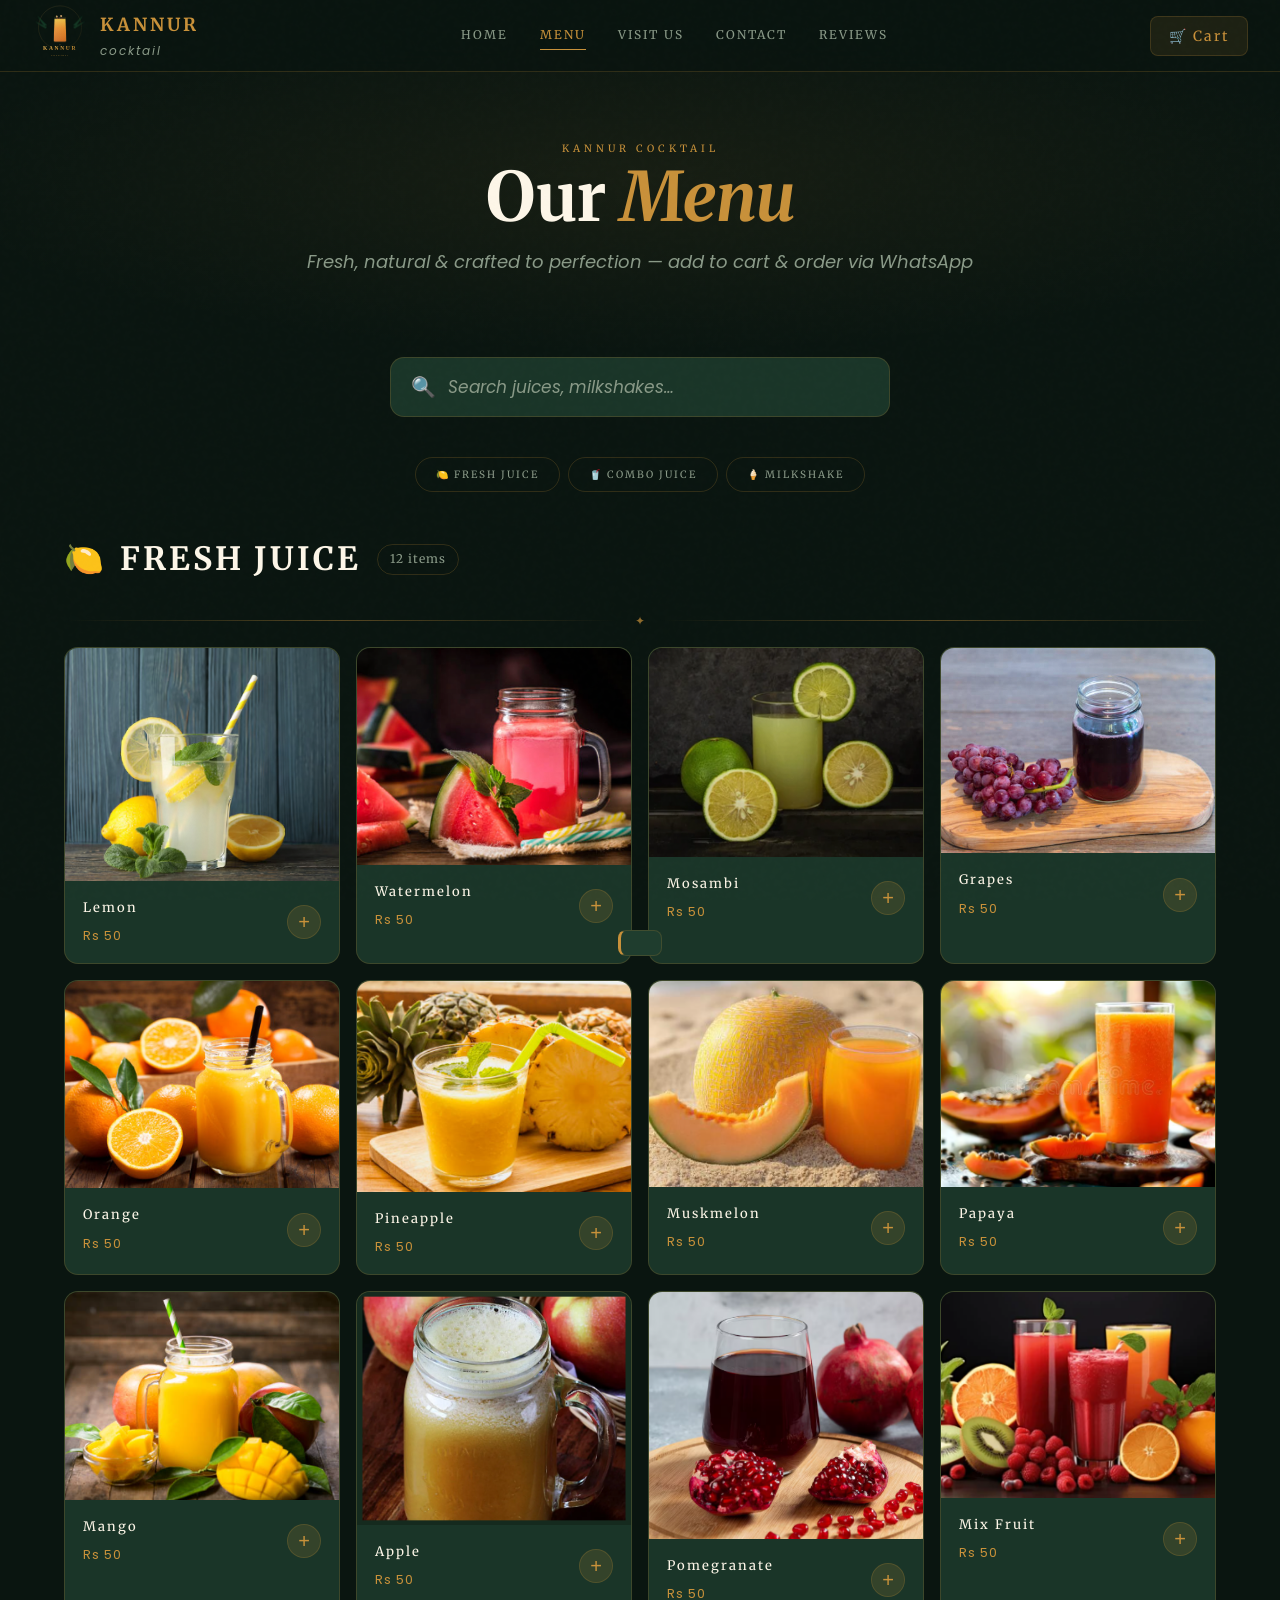
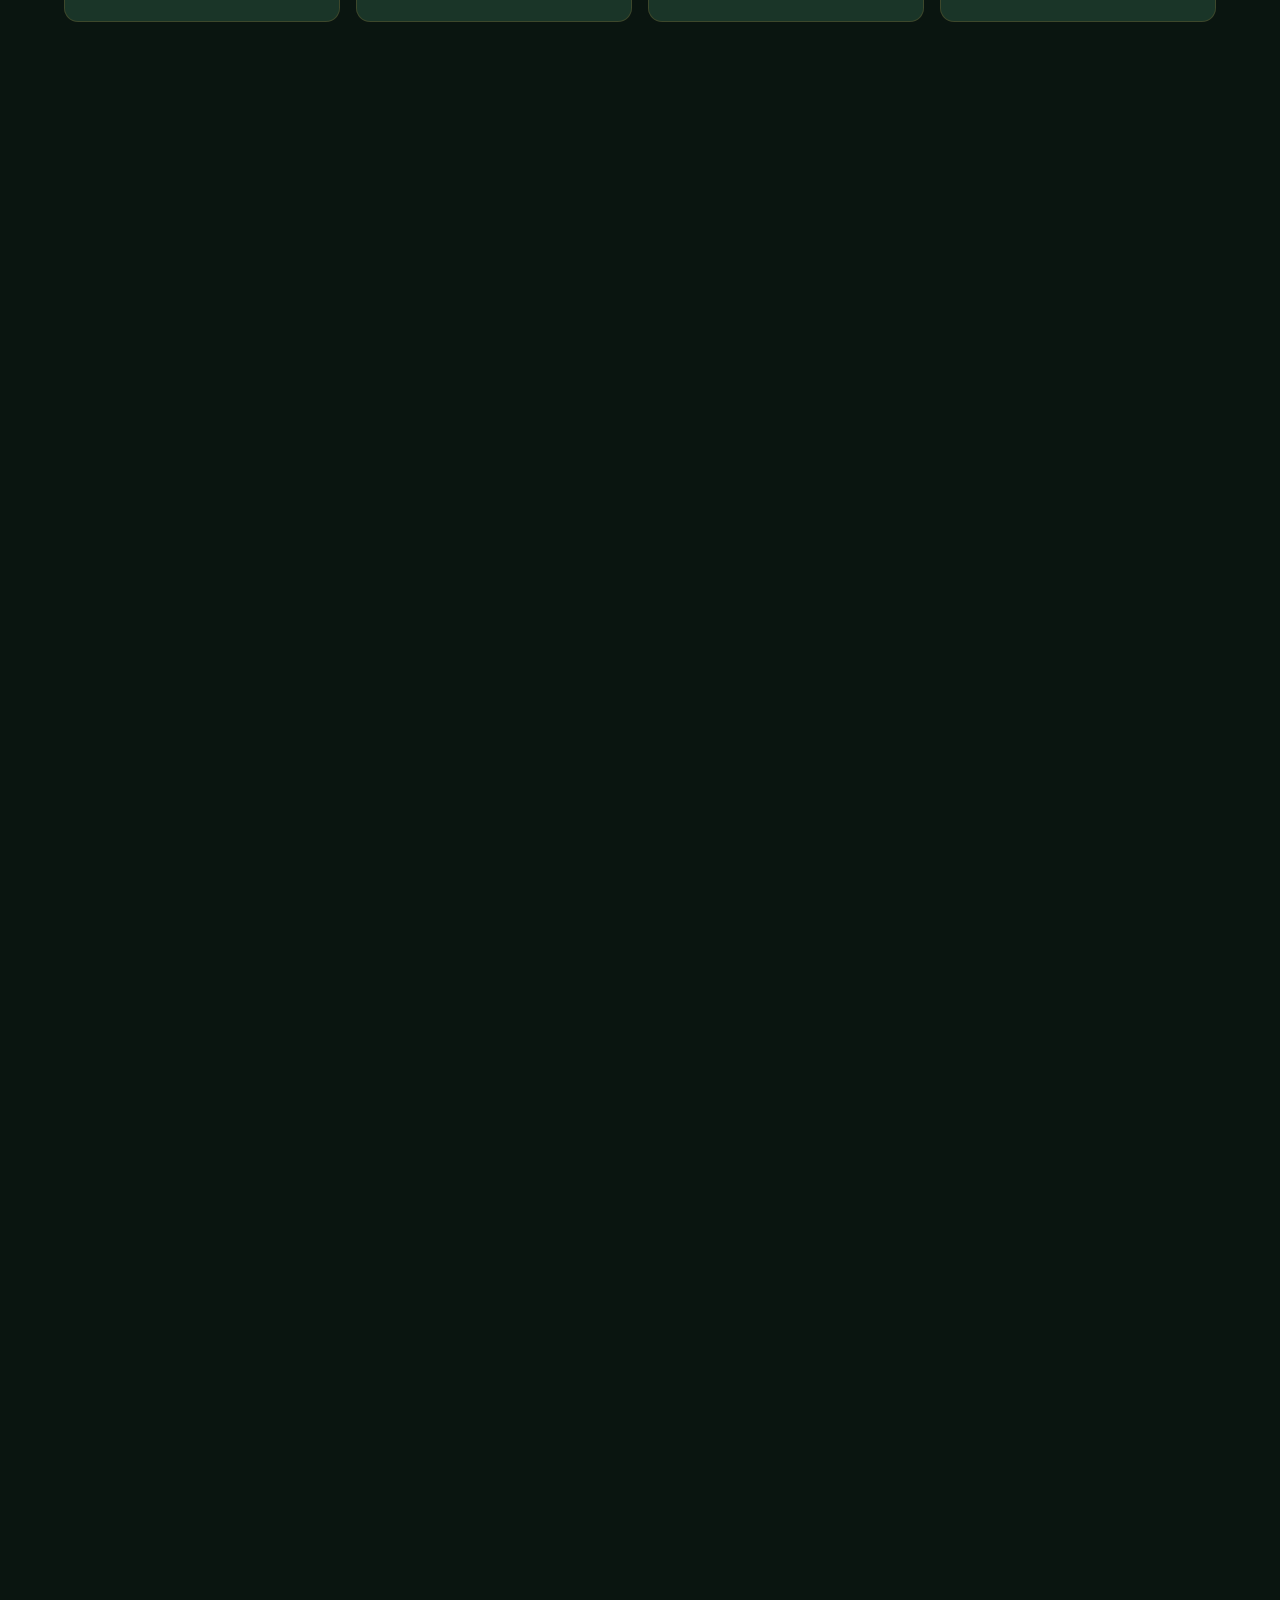
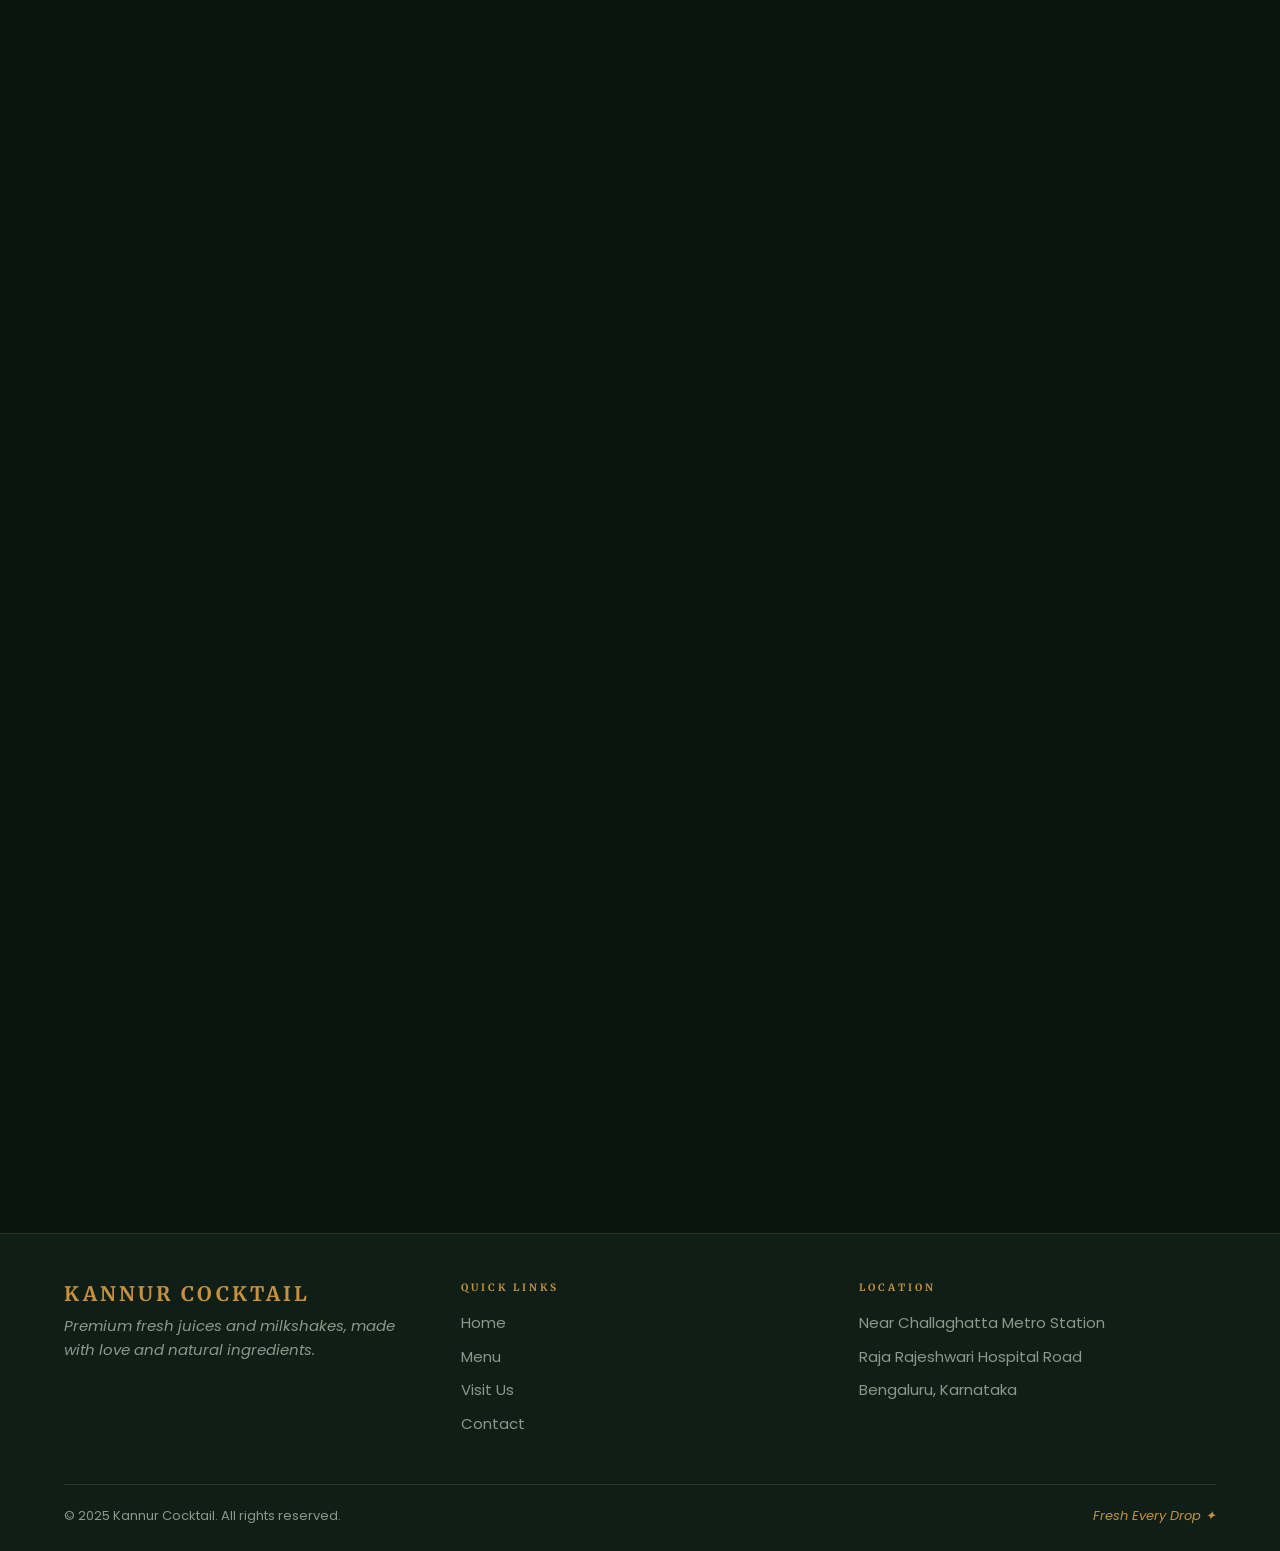
<file: src/pages/menu.html>
<!DOCTYPE html>
<html lang="en">
<head>
  <meta charset="UTF-8"/>
  <meta name="viewport" content="width=device-width, initial-scale=1.0"/>
  <title>Menu — Kannur Cocktail</title>
  <link rel="stylesheet" href="../../public/assets/style.css"/>
  <style>
    .menu-section { margin-bottom: 56px; }
    .menu-section-title {
      display: flex; align-items: center; gap: 16px; margin-bottom: 24px;
      flex-wrap: wrap;
    }
    .menu-section-title .cat-icon { font-size: 32px; }
    .menu-section-title h2 {
      font-family: var(--font-head); font-size: clamp(22px, 3vw, 32px);
      color: var(--cream); letter-spacing: 3px;
    }
    .menu-section-title .cat-count {
      font-family: var(--font-head); font-size: 12px; color: var(--muted);
      border: 1px solid var(--border); border-radius: 100px; padding: 4px 12px;
      letter-spacing: 1px;
    }
    .menu-grid { display: grid; grid-template-columns: repeat(auto-fit, minmax(220px, 1fr)); gap: 16px; }

    .search-bar {
      display: flex; align-items: center; gap: 12px;
      background: var(--surface); border: 1px solid var(--border); border-radius: var(--radius);
      padding: 12px 20px; max-width: 500px; margin: 0 auto 40px;
      transition: var(--transition);
    }
    .search-bar:focus-within { border-color: var(--gold); box-shadow: 0 0 0 3px rgba(200,145,58,0.1); }
    .search-bar input {
      flex: 1; background: transparent; border: none; outline: none;
      font-family: var(--font-body); font-size: 17px; color: var(--text);
    }
    .search-bar input::placeholder { color: var(--muted); font-style: italic; }
    .search-bar span { color: var(--muted); font-size: 20px; }

    .floating-order-btn {
      position: fixed; bottom: 28px; right: 28px; z-index: 500;
      animation: float-btn 3s ease-in-out infinite;
      display: none;
    }
    .floating-order-btn.show { display: block; }
    @keyframes float-btn {
      0%,100% { transform: translateY(0); }
      50% { transform: translateY(-6px); }
    }
    .floating-order-btn button {
      background: linear-gradient(135deg, #25d366, #128c5e);
      color: #fff; border: none; border-radius: 100px;
      padding: 14px 24px; font-family: var(--font-head); font-size: 12px;
      letter-spacing: 2px; cursor: pointer;
      box-shadow: 0 8px 32px rgba(37,211,102,0.5);
      display: flex; align-items: center; gap: 10px;
      transition: var(--transition);
    }
    .floating-order-btn button:hover { transform: translateY(-2px); box-shadow: 0 12px 40px rgba(37,211,102,0.6); }
    .float-count {
      background: rgba(255,255,255,0.25); border-radius: 100px;
      padding: 2px 8px; font-size: 13px;
    }

    @media(max-width:700px) {
      .menu-grid { grid-template-columns: repeat(2, minmax(140px, 1fr)); gap: 12px; }
      .search-bar { margin-bottom: 24px; padding: 10px 14px; }
      .menu-section-title h2 { font-size: 20px; letter-spacing: 2px; }
    }
    @media(max-width:520px) {
      .menu-grid { grid-template-columns: 1fr; }
    }
  </style>
</head>
<body>

<!-- NAV -->
<nav class="navbar" id="main-nav">
  <a href="index.html" class="nav-logo"><span class="nav-logo-slot"></span><div class="nav-logo-text"><span>KANNUR</span><span>cocktail</span></div></a>
  <div class="nav-links">
    <a href="index.html">Home</a><a href="menu.html" class="active">Menu</a><a href="address.html">Visit Us</a><a href="contact.html">Contact</a><a href="reviews.html">Reviews</a>
  </div>
  <div style="display:flex;align-items:center;gap:12px">
    <button class="nav-cart-btn" onclick="openCart()">🛒 Cart<span class="cart-badge" id="nav-cart-badge">0</span></button>
    <div class="nav-hamburger"><span></span><span></span><span></span></div>
  </div>
</nav>
<div class="cart-overlay" id="cart-overlay"></div>
<aside class="cart-sidebar" id="cart-sidebar">
  <div class="cart-header"><h3>🛒 Your Order</h3><button class="cart-close" onclick="closeCart()">×</button></div>
  <div class="cart-items">
    <div class="cart-empty" id="cart-empty-state" style="display:flex"><div class="empty-icon">🥤</div><p>Your cart is empty</p><small style="color:var(--muted);font-size:14px">Add items below</small></div>
    <div id="cart-items-list"></div>
  </div>
  <div class="cart-footer" id="cart-footer" style="display:none">
    <div class="cart-summary">
      <span>Total Cost</span><strong class="cart-total-cost">Rs 0</strong>
    </div>
    <div class="cart-form">
      <input class="cart-input" id="order-name" type="text" placeholder="Your name" required/>
      <input class="cart-input" id="order-flat" type="text" placeholder="Flat / Unit No" required/>
      <input class="cart-input" id="order-address" type="text" placeholder="Full address" required/>
    </div>
    <textarea class="cart-note" id="order-note" rows="2" placeholder="Special instructions… (less sugar, extra ice, etc.)"></textarea>
    <button class="btn btn-wa" style="width:100%;justify-content:center;padding:16px" onclick="placeOrder()">
      <svg width="18" height="18" viewBox="0 0 24 24" fill="currentColor"><path d="M17.472 14.382c-.297-.149-1.758-.867-2.03-.967-.273-.099-.471-.148-.67.15-.197.297-.767.966-.94 1.164-.173.199-.347.223-.644.075-.297-.15-1.255-.463-2.39-1.475-.883-.788-1.48-1.761-1.653-2.059-.173-.297-.018-.458.13-.606.134-.133.298-.347.446-.52.149-.174.198-.298.298-.497.099-.198.05-.371-.025-.52-.075-.149-.669-1.612-.916-2.207-.242-.579-.487-.5-.669-.51-.173-.008-.371-.01-.57-.01-.198 0-.52.074-.792.372-.272.297-1.04 1.016-1.04 2.479 0 1.462 1.065 2.875 1.213 3.074.149.198 2.096 3.2 5.077 4.487.709.306 1.262.489 1.694.625.712.227 1.36.195 1.871.118.571-.085 1.758-.719 2.006-1.413.248-.694.248-1.289.173-1.413-.074-.124-.272-.198-.57-.347m-5.421 7.403h-.004a9.87 9.87 0 01-5.031-1.378l-.361-.214-3.741.982.998-3.648-.235-.374a9.86 9.86 0 01-1.51-5.26c.001-5.45 4.436-9.884 9.888-9.884 2.64 0 5.122 1.03 6.988 2.898a9.825 9.825 0 012.893 6.994c-.003 5.45-4.437 9.884-9.885 9.884m8.413-18.297A11.815 11.815 0 0012.05 0C5.495 0 .16 5.335.157 11.892c0 2.096.547 4.142 1.588 5.945L.057 24l6.305-1.654a11.882 11.882 0 005.683 1.448h.005c6.554 0 11.89-5.335 11.893-11.893a11.821 11.821 0 00-3.48-8.413Z"/></svg>
      Order via WhatsApp
    </button>
    <button class="btn btn-outline" style="width:100%;justify-content:center" onclick="clearCart()">Clear Cart</button>
  </div>
</aside>
<div class="toast" id="global-toast"></div>

<!-- PAGE HERO -->
<section class="page-hero">
  <div class="page-hero-bg"></div>
  <div class="label animate-in d1">Kannur Cocktail</div>
  <h1 class="animate-in d2">Our <em style="font-style:italic;color:var(--gold)">Menu</em></h1>
  <p class="animate-in d3">Fresh, natural & crafted to perfection — add to cart & order via WhatsApp</p>
</section>

<!-- SEARCH + TABS -->
<div class="container" style="padding-top:0;padding-bottom:0">
  <div class="search-bar animate-in d4">
    <span>🔍</span>
    <input type="text" id="search-input" placeholder="Search juices, milkshakes…" oninput="filterMenu(this.value)"/>
  </div>
  <div class="category-tabs animate-in d5">
    <button class="cat-tab active" onclick="scrollTo('#fresh-juice',this)">🍋 Fresh Juice</button>
    <button class="cat-tab" onclick="scrollTo('#combo-juice',this)">🥤 Combo Juice</button>
    <button class="cat-tab" onclick="scrollTo('#milkshake',this)">🍦 Milkshake</button>
  </div>
</div>

<!-- MENU CONTENT -->
<div class="container section" id="menu-content">

  <!-- FRESH JUICE -->
  <div class="menu-section reveal" id="fresh-juice">
    <div class="menu-section-title">
      <span class="cat-icon">🍋</span>
      <h2>FRESH JUICE</h2>
      <span class="cat-count">12 items</span>
    </div>
    <div class="divider"><span class="divider-icon">✦</span></div>
    <div class="menu-grid" id="fresh-juice-grid"></div>
  </div>

  <!-- COMBO JUICE -->
  <div class="menu-section reveal" id="combo-juice">
    <div class="menu-section-title">
      <span class="cat-icon">🥤</span>
      <h2>COMBO FRESH JUICE</h2>
      <span class="cat-count">5 items</span>
    </div>
    <div class="divider"><span class="divider-icon">✦</span></div>
    <div class="menu-grid" id="combo-juice-grid"></div>
  </div>

  <!-- MILKSHAKE -->
  <div class="menu-section reveal" id="milkshake">
    <div class="menu-section-title">
      <span class="cat-icon">🍦</span>
      <h2>MILKSHAKE</h2>
      <span class="cat-count">23 items</span>
    </div>
    <div class="divider"><span class="divider-icon">✦</span></div>
    <div class="menu-grid" id="milkshake-grid"></div>
  </div>

</div>

<!-- FLOATING ORDER BUTTON -->
<div class="floating-order-btn" id="floating-order-btn">
  <button onclick="openCart()">
    <svg width="18" height="18" viewBox="0 0 24 24" fill="currentColor"><path d="M17.472 14.382c-.297-.149-1.758-.867-2.03-.967-.273-.099-.471-.148-.67.15-.197.297-.767.966-.94 1.164-.173.199-.347.223-.644.075-.297-.15-1.255-.463-2.39-1.475-.883-.788-1.48-1.761-1.653-2.059-.173-.297-.018-.458.13-.606.134-.133.298-.347.446-.52.149-.174.198-.298.298-.497.099-.198.05-.371-.025-.52-.075-.149-.669-1.612-.916-2.207-.242-.579-.487-.5-.669-.51-.173-.008-.371-.01-.57-.01-.198 0-.52.074-.792.372-.272.297-1.04 1.016-1.04 2.479 0 1.462 1.065 2.875 1.213 3.074.149.198 2.096 3.2 5.077 4.487.709.306 1.262.489 1.694.625.712.227 1.36.195 1.871.118.571-.085 1.758-.719 2.006-1.413.248-.694.248-1.289.173-1.413-.074-.124-.272-.198-.57-.347m-5.421 7.403h-.004a9.87 9.87 0 01-5.031-1.378l-.361-.214-3.741.982.998-3.648-.235-.374a9.86 9.86 0 01-1.51-5.26c.001-5.45 4.436-9.884 9.888-9.884 2.64 0 5.122 1.03 6.988 2.898a9.825 9.825 0 012.893 6.994c-.003 5.45-4.437 9.884-9.885 9.884m8.413-18.297A11.815 11.815 0 0012.05 0C5.495 0 .16 5.335.157 11.892c0 2.096.547 4.142 1.588 5.945L.057 24l6.305-1.654a11.882 11.882 0 005.683 1.448h.005c6.554 0 11.89-5.335 11.893-11.893a11.821 11.821 0 00-3.48-8.413Z"/></svg>
    View Order
    <span class="float-count" id="float-count">0</span>
  </button>
</div>

<!-- FOOTER -->
<footer>
  <div class="container">
    <div class="footer-grid">
      <div class="footer-brand"><h3>KANNUR COCKTAIL</h3><p>Premium fresh juices and milkshakes, made with love and natural ingredients.</p></div>
      <div class="footer-col"><h4>Quick Links</h4><a href="index.html">Home</a><a href="menu.html">Menu</a><a href="address.html">Visit Us</a><a href="contact.html">Contact</a></div>
      <div class="footer-col"><h4>Location</h4><p>Near Challaghatta Metro Station</p><p>Raja Rajeshwari Hospital Road</p><p>Bengaluru, Karnataka</p></div>
    </div>
    <div class="footer-bottom"><p>© 2025 Kannur Cocktail. All rights reserved.</p><p style="color:var(--gold);font-style:italic">Fresh Every Drop ✦</p></div>
  </div>
</footer>

<script src="../../public/assets/app.js"></script>
<script>
/* ── MENU DATA ── */
const MENU = {
  freshJuice: [
    {name:'Lemon',emoji:'🍋',type:'juice',img:'../../public/assets/images/lemon.png'},
    {name:'Watermelon',emoji:'🍉',type:'juice',img:'../../public/assets/images/watermelon.png'},
    {name:'Mosambi',emoji:'🍊',type:'juice',img:'../../public/assets/images/mosambi.png'},
    {name:'Grapes',emoji:'🍇',type:'juice',img:'../../public/assets/images/grape.png'},
    {name:'Orange',emoji:'🍊',type:'juice',img:'../../public/assets/images/orange.png'},
    {name:'Pineapple',emoji:'🍍',type:'juice',img:'../../public/assets/images/pineapple.png'},
    {name:'Muskmelon',emoji:'🍈',type:'juice',img:'../../public/assets/images/muskmelon.png'},
    {name:'Papaya',emoji:'🧡',type:'juice',img:'../../public/assets/images/papaya.png'},
    {name:'Mango',emoji:'🥭',type:'juice',img:'../../public/assets/images/mango.png'},
    {name:'Apple',emoji:'🍎',type:'juice',img:'../../public/assets/images/apple.png',imgClass:'img-apple'},
    {name:'Pomegranate',emoji:'❤️',type:'juice',img:'../../public/assets/images/pomegranate.png'},
    {name:'Mix Fruit',emoji:'🍓',type:'juice',img:'../../public/assets/images/mixedfruit.png'},
  ],
  comboJuice: [
    {name:'Lemon Mosambi',emoji:'🍋',type:'juice'},{name:'Lemon Pineapple',emoji:'🍍',type:'juice'},
    {name:'Pineapple Mint',emoji:'🌿',type:'juice'},{name:'Muskmelon Papaya',emoji:'🍈',type:'juice'},
    {name:'Ginger Watermelon',emoji:'🍉',type:'juice'},
  ],
  milkshake: [
    {name:'Cocktail Shake',emoji:'🥤',type:'shake'},{name:'Malazhi Shake',emoji:'🍌',type:'shake'},{name:'Kadi Shake',emoji:'🌾',type:'shake'},
    {name:'Apple Shake',emoji:'🍎',type:'shake'},{name:'Mango Shake',emoji:'🥭',type:'shake'},{name:'Chikku Shake',emoji:'🤎',type:'shake'},
    {name:'Papaya Shake',emoji:'🧡',type:'shake'},{name:'Sharja Shake',emoji:'🍫',type:'shake'},{name:'Musk Melon Shake',emoji:'🍈',type:'shake'},
    {name:'Avocado Shake',emoji:'🥑',type:'shake'},{name:'Pomegranate Shake',emoji:'❤️',type:'shake'},{name:'Tender Coconut Shake',emoji:'🥥',type:'shake'},
    {name:'Jack Fruit Shake',emoji:'💛',type:'shake'},{name:'Dry Fruit Shake',emoji:'🌰',type:'shake'},{name:'Strawberry Shake',emoji:'🍓',type:'shake'},
    {name:'Vanilla Shake',emoji:'🍦',type:'shake'},{name:'Badam Shake',emoji:'🤎',type:'shake'},{name:'Butter Scotch Shake',emoji:'🍯',type:'shake'},
    {name:'Black Currant Shake',emoji:'🫐',type:'shake'},{name:'Blueberry Shake',emoji:'🫐',type:'shake'},{name:'Cranberry Shake',emoji:'🍒',type:'shake'},
    {name:'Cold Coffee',emoji:'☕',type:'shake'},{name:'Cold Boost',emoji:'⚡',type:'shake'},
  ]
};

function buildMenuGrid(items, gridId) {
  const grid = document.getElementById(gridId);
  if (!grid) return;
  grid.innerHTML = items.map(item => `
    <div class="menu-item menu-card" data-name="${item.name}" data-emoji="${item.emoji}">
      <div class="menu-card-media">
        ${item.img ? `<img class="menu-card-img${item.imgClass ? ` ${item.imgClass}` : ''}" src="${item.img}" alt="${item.name}" loading="lazy"/>` : `<div class="menu-card-emoji">${item.emoji}</div>`}
      </div>
      <div class="menu-card-body">
        <div class="menu-card-meta">
          <div class="menu-card-title">${item.name}</div>
          <div class="menu-card-price">Rs 50</div>
        </div>
        <div class="menu-card-actions">
          <button class="add-btn" onclick="addToCart('${item.name}','${item.emoji}','${item.type || ''}')" title="Add to cart">+</button>
          <div class="qty-ctrl" style="display:none">
            <button onclick="removeFromCart('${item.name}')">−</button>
            <span class="count">1</span>
            <button onclick="addToCart('${item.name}','${item.emoji}','${item.type || ''}')">+</button>
          </div>
        </div>
      </div>
    </div>`).join('');
}

buildMenuGrid(MENU.freshJuice, 'fresh-juice-grid');
buildMenuGrid(MENU.comboJuice, 'combo-juice-grid');
buildMenuGrid(MENU.milkshake, 'milkshake-grid');

/* ── SEARCH ── */
function filterMenu(q) {
  const query = q.toLowerCase().trim();
  document.querySelectorAll('.menu-item[data-name]').forEach(el => {
    const name = el.dataset.name.toLowerCase();
    el.style.display = (!query || name.includes(query)) ? '' : 'none';
  });
}

/* ── CATEGORY SCROLL ── */
function scrollTo(id, tabEl) {
  document.querySelectorAll('.cat-tab').forEach(t => t.classList.remove('active'));
  tabEl.classList.add('active');
  document.querySelector(id)?.scrollIntoView({ behavior: 'smooth', block: 'start' });
}

/* ── FLOATING BUTTON ── */
const origUpdateCartUI = window.updateCartUI ? null : null;
const origAddToCart = window.addToCart;
function updateFloatingBtn() {
  const count = getCartCount();
  const btn = document.getElementById('floating-order-btn');
  const fCount = document.getElementById('float-count');
  if (btn) btn.classList.toggle('show', count > 0);
  if (fCount) fCount.textContent = count;
}

// Patch updateCartUI to also update float btn
const _updateCartUI = window.updateCartUI;
if (typeof updateCartUI === 'function') {
  const orig = updateCartUI;
  window.updateCartUI = function() { orig(); updateFloatingBtn(); };
}

/* ── HASH SCROLL ── */
window.addEventListener('load', () => {
  if (location.hash) {
    setTimeout(() => document.querySelector(location.hash)?.scrollIntoView({ behavior: 'smooth' }), 300);
  }
  updateFloatingBtn();
});

// Hook into addToCart / removeFromCart to update float btn
const _add = addToCart, _rem = removeFromCart, _clr = clearCart;
addToCart = function(n,e){ _add(n,e); updateFloatingBtn(); };
removeFromCart = function(n){ _rem(n); updateFloatingBtn(); };
clearCart = function(){ _clr(); updateFloatingBtn(); };
</script>
</body>
</html>
</file>
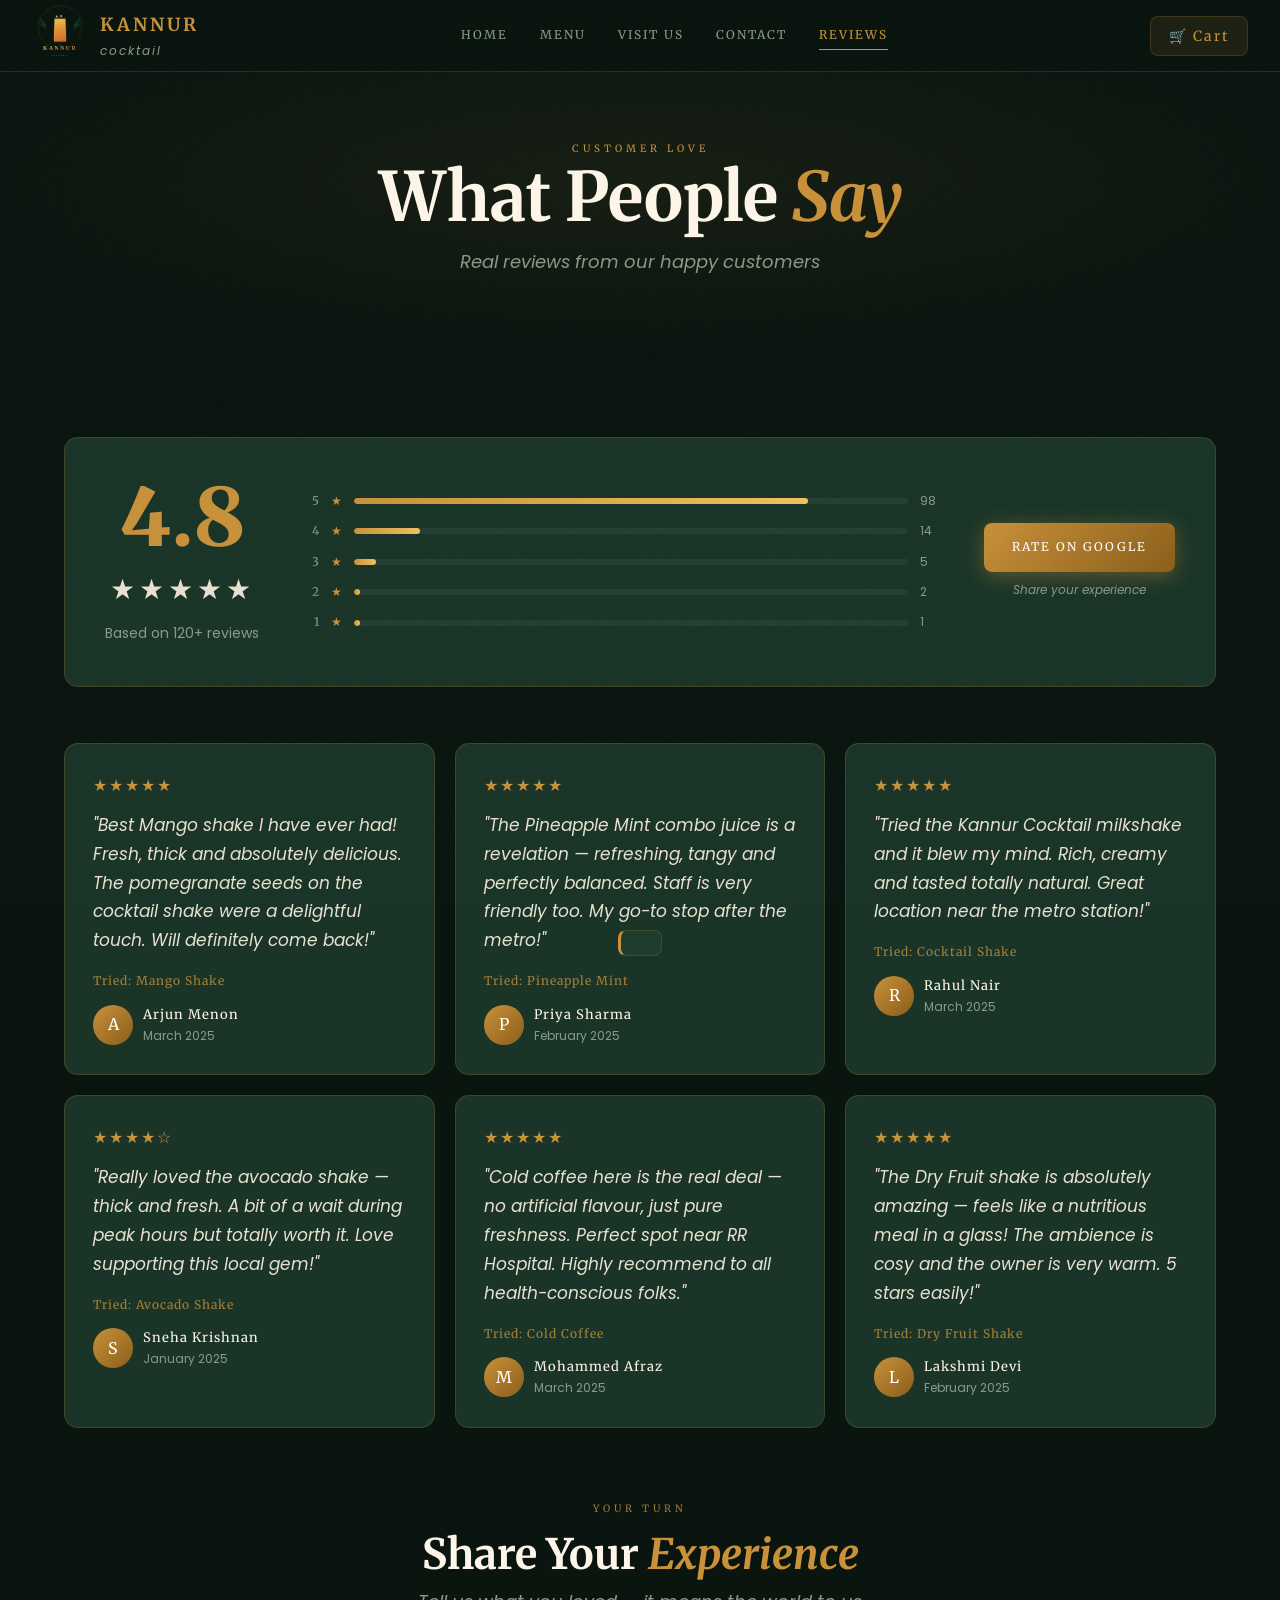
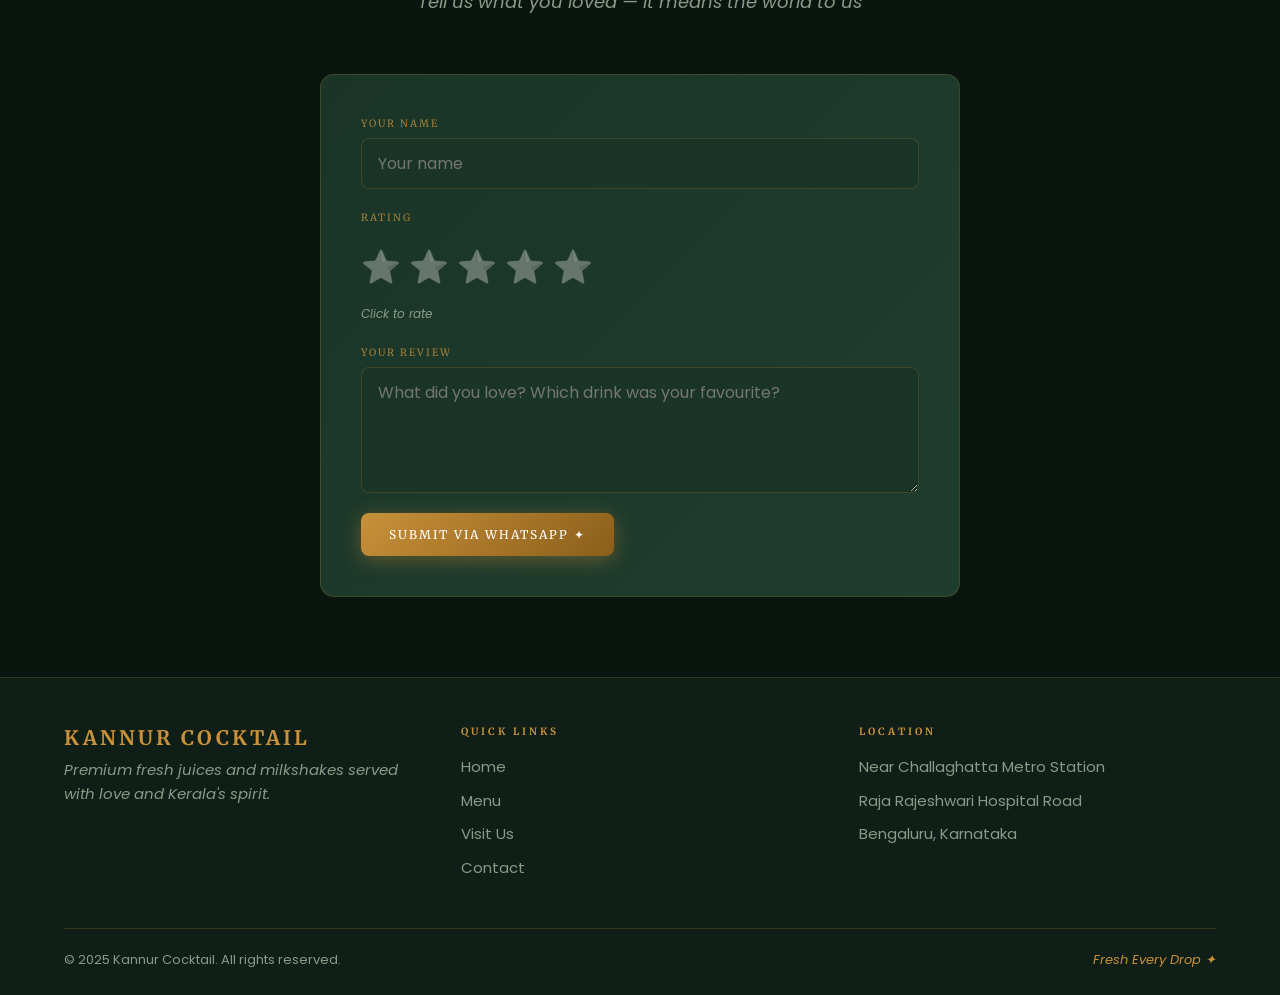
<file: src/pages/reviews.html>
<!DOCTYPE html>
<html lang="en">
<head>
  <meta charset="UTF-8"/>
  <meta name="viewport" content="width=device-width, initial-scale=1.0"/>
  <title>Reviews — Kannur Cocktail</title>
  <link rel="stylesheet" href="../../public/assets/style.css"/>
  <style>
    .rating-summary {
      background:var(--surface); border:1px solid var(--border); border-radius:var(--radius);
      padding:40px; display:flex; align-items:center; gap:48px; flex-wrap:wrap;
      margin-bottom:56px;
    }
    .rating-big { text-align:center; flex-shrink:0; }
    .rating-big .num { font-family:var(--font-head); font-size:80px; font-weight:900; color:var(--gold); line-height:1; }
    .rating-big .stars { font-size:28px; letter-spacing:4px; margin:8px 0; }
    .rating-big p { color:var(--muted); font-size:14px; font-family:var(--font-ui); }
    .rating-bars { flex:1; display:flex; flex-direction:column; gap:10px; }
    .rating-bar-row { display:flex; align-items:center; gap:12px; }
    .rating-bar-row .star-label { font-family:var(--font-head); font-size:12px; color:var(--muted); width:12px; text-align:right; }
    .rating-bar-row .stars-sm { font-size:12px; color:var(--gold); }
    .bar-track { flex:1; height:6px; background:rgba(255,255,255,0.05); border-radius:3px; overflow:hidden; }
    .bar-fill { height:100%; background:linear-gradient(90deg, var(--gold), var(--gold-light)); border-radius:3px; transition:width 1.2s cubic-bezier(0.4,0,0.2,1); }
    .bar-count { font-family:var(--font-ui); font-size:12px; color:var(--muted); min-width:16px; }

    .reviews-grid { display:grid; grid-template-columns:repeat(3,1fr); gap:20px; }

    .review-submit {
      background:linear-gradient(135deg, var(--surface), var(--surface2));
      border:1px solid var(--border); border-radius:var(--radius); padding:40px;
      max-width:640px; margin:0 auto;
    }
    .star-picker { display:flex; gap:8px; margin:8px 0 4px; }
    .star-pick {
      font-size:32px; cursor:pointer; transition:transform 0.15s;
      filter:grayscale(1) opacity(0.4);
    }
    .star-pick.active { filter:none; transform:scale(1.15); }
    .star-pick:hover { transform:scale(1.2); filter:none; }

    @media(max-width:900px) { .reviews-grid { grid-template-columns:1fr 1fr; } }
    @media(max-width:600px) { .reviews-grid { grid-template-columns:1fr; } .rating-summary { gap:24px; } .rating-big .num { font-size:56px; } }
  </style>
</head>
<body>

<nav class="navbar" id="main-nav">
  <a href="index.html" class="nav-logo"><span class="nav-logo-slot"></span><div class="nav-logo-text"><span>KANNUR</span><span>cocktail</span></div></a>
  <div class="nav-links"><a href="index.html">Home</a><a href="menu.html">Menu</a><a href="address.html">Visit Us</a><a href="contact.html">Contact</a><a href="reviews.html" class="active">Reviews</a></div>
  <div style="display:flex;align-items:center;gap:12px"><button class="nav-cart-btn" onclick="openCart()">🛒 Cart<span class="cart-badge" id="nav-cart-badge">0</span></button><div class="nav-hamburger"><span></span><span></span><span></span></div></div>
</nav>
<div class="cart-overlay" id="cart-overlay"></div>
<aside class="cart-sidebar" id="cart-sidebar">
  <div class="cart-header"><h3>🛒 Your Order</h3><button class="cart-close" onclick="closeCart()">×</button></div>
  <div class="cart-items"><div class="cart-empty" id="cart-empty-state" style="display:flex"><div class="empty-icon">🥤</div><p>Your cart is empty</p></div><div id="cart-items-list"></div></div>
  <div class="cart-footer" id="cart-footer" style="display:none">
    <div class="cart-summary">
      <span>Total Cost</span><strong class="cart-total-cost">Rs 0</strong>
    </div>
    <div class="cart-form">
      <input class="cart-input" id="order-name" type="text" placeholder="Your name" required/>
      <input class="cart-input" id="order-flat" type="text" placeholder="Flat / Unit No" required/>
      <input class="cart-input" id="order-address" type="text" placeholder="Full address" required/>
    </div>
    <textarea class="cart-note" id="order-note" rows="2" placeholder="Special instructions…"></textarea>
    <button class="btn btn-wa" style="width:100%;justify-content:center;padding:16px" onclick="placeOrder()">
      <svg width="18" height="18" viewBox="0 0 24 24" fill="currentColor"><path d="M17.472 14.382c-.297-.149-1.758-.867-2.03-.967-.273-.099-.471-.148-.67.15-.197.297-.767.966-.94 1.164-.173.199-.347.223-.644.075-.297-.15-1.255-.463-2.39-1.475-.883-.788-1.48-1.761-1.653-2.059-.173-.297-.018-.458.13-.606.134-.133.298-.347.446-.52.149-.174.198-.298.298-.497.099-.198.05-.371-.025-.52-.075-.149-.669-1.612-.916-2.207-.242-.579-.487-.5-.669-.51-.173-.008-.371-.01-.57-.01-.198 0-.52.074-.792.372-.272.297-1.04 1.016-1.04 2.479 0 1.462 1.065 2.875 1.213 3.074.149.198 2.096 3.2 5.077 4.487.709.306 1.262.489 1.694.625.712.227 1.36.195 1.871.118.571-.085 1.758-.719 2.006-1.413.248-.694.248-1.289.173-1.413-.074-.124-.272-.198-.57-.347m-5.421 7.403h-.004a9.87 9.87 0 01-5.031-1.378l-.361-.214-3.741.982.998-3.648-.235-.374a9.86 9.86 0 01-1.51-5.26c.001-5.45 4.436-9.884 9.888-9.884 2.64 0 5.122 1.03 6.988 2.898a9.825 9.825 0 012.893 6.994c-.003 5.45-4.437 9.884-9.885 9.884m8.413-18.297A11.815 11.815 0 0012.05 0C5.495 0 .16 5.335.157 11.892c0 2.096.547 4.142 1.588 5.945L.057 24l6.305-1.654a11.882 11.882 0 005.683 1.448h.005c6.554 0 11.89-5.335 11.893-11.893a11.821 11.821 0 00-3.48-8.413Z"/></svg>
      Order via WhatsApp
    </button>
    <button class="btn btn-outline" style="width:100%;justify-content:center" onclick="clearCart()">Clear Cart</button>
  </div>
</aside>
<div class="toast" id="global-toast"></div>

<!-- PAGE HERO -->
<section class="page-hero">
  <div class="page-hero-bg"></div>
  <div class="label animate-in d1">Customer Love</div>
  <h1 class="animate-in d2">What People <em style="font-style:italic;color:var(--gold)">Say</em></h1>
  <p class="animate-in d3">Real reviews from our happy customers</p>
</section>

<section class="section">
  <div class="container">

    <!-- RATING SUMMARY -->
    <div class="rating-summary reveal">
      <div class="rating-big">
        <div class="num">4.8</div>
        <div class="stars">★★★★★</div>
        <p>Based on 120+ reviews</p>
      </div>
      <div class="rating-bars">
        <div class="rating-bar-row"><span class="star-label">5</span><span class="stars-sm">★</span><div class="bar-track"><div class="bar-fill" style="width:0" data-w="82%"></div></div><span class="bar-count">98</span></div>
        <div class="rating-bar-row"><span class="star-label">4</span><span class="stars-sm">★</span><div class="bar-track"><div class="bar-fill" style="width:0" data-w="12%"></div></div><span class="bar-count">14</span></div>
        <div class="rating-bar-row"><span class="star-label">3</span><span class="stars-sm">★</span><div class="bar-track"><div class="bar-fill" style="width:0" data-w="4%"></div></div><span class="bar-count">5</span></div>
        <div class="rating-bar-row"><span class="star-label">2</span><span class="stars-sm">★</span><div class="bar-track"><div class="bar-fill" style="width:0" data-w="1%"></div></div><span class="bar-count">2</span></div>
        <div class="rating-bar-row"><span class="star-label">1</span><span class="stars-sm">★</span><div class="bar-track"><div class="bar-fill" style="width:0" data-w="1%"></div></div><span class="bar-count">1</span></div>
      </div>
      <div style="text-align:center">
        <a href="https://g.co/kgs/" target="_blank" class="btn btn-gold">Rate on Google</a>
        <p style="color:var(--muted);font-size:12px;margin-top:8px;font-style:italic">Share your experience</p>
      </div>
    </div>

    <!-- REVIEWS GRID -->
    <div class="reviews-grid" id="reviews-grid"></div>

    <!-- SUBMIT REVIEW -->
    <div style="margin-top:72px">
      <div class="section-header reveal">
        <div class="label">Your Turn</div>
        <h2>Share Your <em style="font-style:italic;color:var(--gold)">Experience</em></h2>
        <p>Tell us what you loved — it means the world to us</p>
      </div>
      <div class="review-submit reveal">
        <div class="form-fields" style="display:flex;flex-direction:column;gap:20px">
          <div class="form-group">
            <label>Your Name</label>
            <input type="text" id="rv-name" placeholder="Your name"/>
          </div>
          <div class="form-group">
            <label>Rating</label>
            <div class="star-picker" id="star-picker">
              <span class="star-pick" data-val="1">⭐</span>
              <span class="star-pick" data-val="2">⭐</span>
              <span class="star-pick" data-val="3">⭐</span>
              <span class="star-pick" data-val="4">⭐</span>
              <span class="star-pick" data-val="5">⭐</span>
            </div>
            <small style="color:var(--muted);font-size:12px;font-style:italic" id="star-label">Click to rate</small>
          </div>
          <div class="form-group">
            <label>Your Review</label>
            <textarea id="rv-text" rows="4" placeholder="What did you love? Which drink was your favourite?"></textarea>
          </div>
          <button class="btn btn-gold" style="align-self:flex-start" onclick="submitReview()">
            Submit via WhatsApp ✦
          </button>
        </div>
      </div>
    </div>

  </div>
</section>

<!-- FOOTER -->
<footer>
  <div class="container">
    <div class="footer-grid">
      <div class="footer-brand"><h3>KANNUR COCKTAIL</h3><p>Premium fresh juices and milkshakes served with love and Kerala's spirit.</p></div>
      <div class="footer-col"><h4>Quick Links</h4><a href="index.html">Home</a><a href="menu.html">Menu</a><a href="address.html">Visit Us</a><a href="contact.html">Contact</a></div>
      <div class="footer-col"><h4>Location</h4><p>Near Challaghatta Metro Station</p><p>Raja Rajeshwari Hospital Road</p><p>Bengaluru, Karnataka</p></div>
    </div>
    <div class="footer-bottom"><p>© 2025 Kannur Cocktail. All rights reserved.</p><p style="color:var(--gold);font-style:italic">Fresh Every Drop ✦</p></div>
  </div>
</footer>

<script src="../../public/assets/app.js"></script>
<script>
/* ── REVIEWS DATA ── */
const REVIEWS = [
  { name:'Arjun Menon', init:'A', rating:5, text:'Best Mango shake I have ever had! Fresh, thick and absolutely delicious. The pomegranate seeds on the cocktail shake were a delightful touch. Will definitely come back!', date:'March 2025', item:'Mango Shake' },
  { name:'Priya Sharma', init:'P', rating:5, text:'The Pineapple Mint combo juice is a revelation — refreshing, tangy and perfectly balanced. Staff is very friendly too. My go-to stop after the metro!', date:'February 2025', item:'Pineapple Mint' },
  { name:'Rahul Nair', init:'R', rating:5, text:'Tried the Kannur Cocktail milkshake and it blew my mind. Rich, creamy and tasted totally natural. Great location near the metro station!', date:'March 2025', item:'Cocktail Shake' },
  { name:'Sneha Krishnan', init:'S', rating:4, text:'Really loved the avocado shake — thick and fresh. A bit of a wait during peak hours but totally worth it. Love supporting this local gem!', date:'January 2025', item:'Avocado Shake' },
  { name:'Mohammed Afraz', init:'M', rating:5, text:'Cold coffee here is the real deal — no artificial flavour, just pure freshness. Perfect spot near RR Hospital. Highly recommend to all health-conscious folks.', date:'March 2025', item:'Cold Coffee' },
  { name:'Lakshmi Devi', init:'L', rating:5, text:'The Dry Fruit shake is absolutely amazing — feels like a nutritious meal in a glass! The ambience is cosy and the owner is very warm. 5 stars easily!', date:'February 2025', item:'Dry Fruit Shake' },
];

function buildReviews() {
  const grid = document.getElementById('reviews-grid');
  grid.innerHTML = REVIEWS.map((r,i) => `
    <div class="review-card reveal d${(i%3)+1}">
      <div class="review-stars">${'★'.repeat(r.rating)}${'☆'.repeat(5-r.rating)}</div>
      <p class="review-text">"${r.text}"</p>
      ${r.item ? `<div style="font-size:12px;color:var(--gold);font-family:var(--font-head);letter-spacing:1px;margin-bottom:12px;opacity:0.8">Tried: ${r.item}</div>` : ''}
      <div class="review-author">
        <div class="review-avatar">${r.init}</div>
        <div><div class="review-author-name">${r.name}</div><div class="review-date">${r.date}</div></div>
      </div>
    </div>`).join('');
}
buildReviews();

/* ── STAR PICKER ── */
let selectedRating = 0;
const starLabels = ['','Poor','Fair','Good','Great','Excellent ✦'];
document.querySelectorAll('.star-pick').forEach(star => {
  star.addEventListener('click', () => {
    selectedRating = parseInt(star.dataset.val);
    document.querySelectorAll('.star-pick').forEach((s,i) => s.classList.toggle('active', i < selectedRating));
    document.getElementById('star-label').textContent = starLabels[selectedRating];
  });
  star.addEventListener('mouseenter', () => {
    const val = parseInt(star.dataset.val);
    document.querySelectorAll('.star-pick').forEach((s,i) => s.style.filter = i < val ? 'none' : 'grayscale(1) opacity(0.4)');
  });
});
document.getElementById('star-picker').addEventListener('mouseleave', () => {
  document.querySelectorAll('.star-pick').forEach((s,i) => {
    s.style.filter = i < selectedRating ? 'none' : 'grayscale(1) opacity(0.4)';
  });
});

function submitReview() {
  const name = document.getElementById('rv-name').value || 'Anonymous';
  const text = document.getElementById('rv-text').value;
  if (!text.trim()) { showToast('Please write your review! 📝'); return; }
  const stars = selectedRating > 0 ? '⭐'.repeat(selectedRating) : 'No rating';
  let msg = `*KANNUR COCKTAIL — Customer Review*\n\n`;
  msg += `👤 Name: ${name}\n`;
  msg += `⭐ Rating: ${stars} (${selectedRating}/5)\n\n`;
  msg += `💬 Review:\n${text}`;
  window.open(`https://wa.me/8861015324?text=${encodeURIComponent(msg)}`, '_blank');
  showToast('Thank you for your review! 🙏');
}

/* ── ANIMATE RATING BARS ON SCROLL ── */
const barObserver = new IntersectionObserver(entries => {
  entries.forEach(e => {
    if (e.isIntersecting) {
      e.target.querySelectorAll('.bar-fill').forEach(bar => {
        bar.style.width = bar.dataset.w;
      });
      barObserver.unobserve(e.target);
    }
  });
}, { threshold: 0.3 });
document.querySelector('.rating-summary') && barObserver.observe(document.querySelector('.rating-summary'));
</script>
</body>
</html>
</file>
<file: public/assets/style.css>
/* =============================================
   KANNUR COCKTAIL — Global Design System
   ============================================= */

@import url('https://fonts.googleapis.com/css2?family=Merriweather:wght@400;700;900&family=Poppins:wght@300;400;500;600;700&display=swap');

:root {
  --bg:           #0a1510;
  --bg2:          #0f1e17;
  --bg3:          #152a1e;
  --surface:      #1a3528;
  --surface2:     #1f3d2e;
  --border:       rgba(200,145,58,0.2);
  --border-bright:rgba(200,145,58,0.6);
  --gold:         #c8913a;
  --gold-light:   #f0c060;
  --gold-dark:    #8b5e1a;
  --amber:        #e8821a;
  --cream:        #fdf6e8;
  --cream-dim:    #c8bfaa;
  --red:          #c0392b;
  --text:         #e8e0d0;
  --muted:        #8a9a88;
  --radius:       14px;
  --radius-sm:    8px;
  --shadow:       0 8px 32px rgba(0,0,0,0.5);
  --shadow-gold:  0 4px 24px rgba(200,145,58,0.25);
  --transition:   all 0.3s cubic-bezier(0.4,0,0.2,1);
  --font-head:    'Merriweather', serif;
  --font-body:    'Poppins', sans-serif;
  --font-ui:      'Poppins', sans-serif;
  --wa-green:     #25d366;
}

*, *::before, *::after { box-sizing: border-box; margin: 0; padding: 0; }

html { scroll-behavior: smooth; }

body {
  background: var(--bg);
  color: var(--text);
  font-family: var(--font-body);
  font-size: 17px;
  line-height: 1.7;
  overflow-x: hidden;
  min-height: 100vh;
}

/* Grain texture overlay */
body::after {
  content: '';
  position: fixed; inset: 0; z-index: 9999;
  pointer-events: none;
  background-image: url("data:image/svg+xml,%3Csvg viewBox='0 0 200 200' xmlns='http://www.w3.org/2000/svg'%3E%3Cfilter id='n'%3E%3CfeTurbulence type='fractalNoise' baseFrequency='0.75' numOctaves='4' stitchTiles='stitch'/%3E%3C/filter%3E%3Crect width='100%25' height='100%25' filter='url(%23n)' opacity='0.04'/%3E%3C/svg%3E");
  opacity: 0.35;
}

img { max-width: 100%; display: block; }
a { text-decoration: none; color: inherit; }
ul { list-style: none; }

/* ── SCROLLBAR ── */
::-webkit-scrollbar { width: 6px; }
::-webkit-scrollbar-track { background: var(--bg2); }
::-webkit-scrollbar-thumb { background: var(--gold-dark); border-radius: 3px; }

/* ── TYPOGRAPHY ── */
h1, h2, h3, h4 { font-family: var(--font-head); line-height: 1.2; }
.cinzel { font-family: var(--font-head); }
.cormorant { font-family: var(--font-body); }
.label {
  font-family: var(--font-head);
  font-size: 10px;
  letter-spacing: 4px;
  text-transform: uppercase;
  color: var(--gold);
  opacity: 0.8;
}
.gold { color: var(--gold); }
.gold-light { color: var(--gold-light); }
.cream { color: var(--cream); }
.muted { color: var(--muted); }

/* ── BUTTONS ── */
.btn {
  display: inline-flex; align-items: center; justify-content: center; gap: 8px;
  font-family: var(--font-head); font-size: 12px; letter-spacing: 2px;
  text-transform: uppercase; padding: 14px 28px; border-radius: var(--radius-sm);
  cursor: pointer; border: none; transition: var(--transition);
  position: relative; overflow: hidden;
}
.btn::before {
  content: ''; position: absolute; inset: 0;
  background: rgba(255,255,255,0.1); transform: translateX(-100%);
  transition: transform 0.4s ease;
}
.btn:hover::before { transform: translateX(0); }

.btn-gold {
  background: linear-gradient(135deg, var(--gold), var(--gold-dark));
  color: #fff;
  box-shadow: 0 4px 20px rgba(200,145,58,0.4);
}
.btn-gold:hover { transform: translateY(-2px); box-shadow: 0 8px 30px rgba(200,145,58,0.5); }

.btn-outline {
  background: transparent;
  border: 1.5px solid var(--border-bright);
  color: var(--gold);
}
.btn-outline:hover { border-color: var(--gold); background: rgba(200,145,58,0.08); transform: translateY(-2px); }

.btn-wa {
  background: linear-gradient(135deg, #25d366, #128c5e);
  color: #fff;
  box-shadow: 0 4px 20px rgba(37,211,102,0.4);
  font-size: 13px;
}
.btn-wa:hover { transform: translateY(-2px); box-shadow: 0 8px 30px rgba(37,211,102,0.5); }

/* ── DIVIDER ── */
.divider {
  display: flex; align-items: center; gap: 16px;
  margin: 16px 0;
}
.divider::before, .divider::after {
  content: ''; flex: 1; height: 1px;
  background: linear-gradient(90deg, transparent, var(--gold), transparent);
  opacity: 0.4;
}
.divider-icon { color: var(--gold); font-size: 12px; opacity: 0.7; }

/* ── SECTION ── */
.section { padding: 80px 0; }
.section-sm { padding: 48px 0; }
.container { max-width: 1200px; margin: 0 auto; padding: 0 24px; }
.container-sm { max-width: 800px; margin: 0 auto; padding: 0 24px; }

.section-header {
  text-align: center;
  margin-bottom: 56px;
}
.section-header h2 {
  font-size: clamp(28px, 4vw, 42px);
  color: var(--cream);
  margin: 12px 0 8px;
}
.section-header p {
  font-style: italic;
  color: var(--muted);
  font-size: 18px;
}

/* ── NAVBAR ── */
.navbar {
  position: fixed; top: 0; left: 0; right: 0; z-index: 1000;
  padding: 0 32px;
  height: 72px;
  display: flex; align-items: center; justify-content: space-between;
  background: rgba(10,21,16,0.92);
  backdrop-filter: blur(16px);
  border-bottom: 1px solid var(--border);
  transition: var(--transition);
}
.navbar.scrolled {
  height: 60px;
  background: rgba(10,21,16,0.98);
  box-shadow: 0 4px 24px rgba(0,0,0,0.4);
}
.nav-logo {
  display: flex; align-items: center; gap: 12px;
  cursor: pointer;
}
.nav-logo-svg { width: 56px; height: 62px; }
.nav-logo-text {
  display: flex; flex-direction: column;
}
.nav-logo-text span:first-child {
  font-family: var(--font-head); font-size: 18px; font-weight: 700;
  letter-spacing: 3px; color: var(--gold);
}
.nav-logo-text span:last-child {
  font-family: var(--font-body); font-style: italic;
  font-size: 12px; color: var(--muted); letter-spacing: 2px;
}
.nav-links {
  display: flex; align-items: center; gap: 4px;
}
.nav-links a {
  font-family: var(--font-head); font-size: 12px; letter-spacing: 2px;
  text-transform: uppercase; padding: 8px 14px; border-radius: 6px;
  color: var(--muted); transition: var(--transition);
  position: relative;
}
.nav-links a::after {
  content: ''; position: absolute; bottom: 4px; left: 50%; right: 50%;
  height: 1px; background: var(--gold); transition: var(--transition);
}
.nav-links a:hover, .nav-links a.active { color: var(--gold); }
.nav-links a:hover::after, .nav-links a.active::after { left: 14px; right: 14px; }

.nav-cart-btn {
  position: relative; background: rgba(200,145,58,0.1);
  border: 1px solid var(--border); border-radius: 8px;
  padding: 10px 18px; cursor: pointer; transition: var(--transition);
  display: flex; align-items: center; gap: 8px;
  font-family: var(--font-head); font-size: 14px; letter-spacing: 2px; color: var(--gold);
}
.nav-cart-btn:hover { background: rgba(200,145,58,0.2); border-color: var(--gold); }
.nav-cart-btn.cart-highlight {
  box-shadow: 0 0 0 3px rgba(200,145,58,0.25), 0 8px 24px rgba(200,145,58,0.35);
  transform: translateY(-1px);
}
.cart-badge {
  position: absolute; top: -6px; right: -6px;
  width: 20px; height: 20px; border-radius: 50%;
  background: var(--amber); color: #fff;
  font-family: var(--font-ui); font-size: 11px; font-weight: 700;
  display: flex; align-items: center; justify-content: center;
  display: none;
}
.cart-badge.show { display: flex; animation: pop 0.3s cubic-bezier(0.34,1.56,0.64,1); }

.nav-hamburger {
  display: none; flex-direction: column; gap: 5px; cursor: pointer;
  padding: 4px;
}
.nav-hamburger span {
  width: 24px; height: 2px; background: var(--gold); border-radius: 2px;
  transition: var(--transition);
}

@media(max-width:900px) {
  .navbar { padding: 0 18px; }
  .nav-logo-svg { width: 40px; height: 46px; }
  .nav-links a { font-size: 11px; padding: 8px 10px; }
  .nav-cart-btn { font-size: 11px; padding: 8px 12px; }
}

@media(max-width:760px) {
  .navbar { height: 66px; }
  .nav-links { gap: 0; }
  .nav-links a { letter-spacing: 1px; }
}

/* ── HERO ── */
.hero {
  min-height: 100vh;
  display: flex; align-items: center; justify-content: center;
  position: relative; overflow: hidden;
  padding: 100px 24px 60px;
  text-align: center;
}
.hero-bg {
  position: absolute; inset: 0; z-index: 0;
  background: radial-gradient(ellipse 80% 70% at 50% 40%, rgba(200,145,58,0.08) 0%, transparent 70%),
              radial-gradient(ellipse 60% 50% at 20% 80%, rgba(26,74,48,0.3) 0%, transparent 60%),
              radial-gradient(ellipse 60% 50% at 80% 20%, rgba(26,74,48,0.2) 0%, transparent 60%);
}
.hero-bg-rings {
  position: absolute; inset: 0; z-index: 0;
  display: flex; align-items: center; justify-content: center;
}
.hero-bg-rings svg { opacity: 0.07; width: min(900px, 100vw); }
.hero-content { position: relative; z-index: 1; max-width: 760px; }
.hero-badge {
  display: inline-block;
  background: rgba(200,145,58,0.1); border: 1px solid var(--border);
  border-radius: 100px; padding: 6px 18px; margin-bottom: 28px;
  font-family: var(--font-head); font-size: 10px; letter-spacing: 3px;
  color: var(--gold); text-transform: uppercase;
}
.hero h1 {
  font-size: clamp(48px, 8vw, 88px);
  color: var(--cream);
  line-height: 1.05;
  margin-bottom: 8px;
}
.hero h1 em {
  font-style: italic;
  color: var(--gold);
  font-weight: 300;
}
.hero-tagline {
  font-size: clamp(16px, 2vw, 22px);
  color: var(--muted); font-style: italic;
  margin-bottom: 40px;
}
.hero-actions {
  display: flex; gap: 16px; justify-content: center; flex-wrap: wrap;
}
.hero-scroll {
  position: absolute; bottom: 36px; left: 50%; transform: translateX(-50%);
  display: flex; flex-direction: column; align-items: center; gap: 8px;
  color: var(--muted); font-size: 10px; font-family: var(--font-head); letter-spacing: 3px;
  text-transform: uppercase; animation: float 2.5s ease-in-out infinite;
}
.hero-scroll::after {
  content: ''; width: 1px; height: 40px;
  background: linear-gradient(to bottom, var(--gold), transparent);
}

/* ── FLOATING PARTICLES ── */
.particles {
  position: absolute; inset: 0; z-index: 0; overflow: hidden; pointer-events: none;
}
.particle {
  position: absolute; border-radius: 50%;
  background: radial-gradient(circle, rgba(200,145,58,0.6), transparent);
  animation: drift linear infinite;
}

/* ── CARD ── */
.card {
  background: var(--surface); border: 1px solid var(--border);
  border-radius: var(--radius); padding: 24px;
  transition: var(--transition);
}
.card:hover { border-color: rgba(200,145,58,0.4); transform: translateY(-4px); box-shadow: var(--shadow-gold); }

/* ── MENU ITEM ── */
.menu-item {
  background: var(--surface);
  border: 1px solid var(--border);
  border-radius: var(--radius);
  padding: 0;
  display: flex; flex-direction: column; align-items: stretch;
  gap: 0;
  transition: var(--transition);
  cursor: pointer;
  overflow: hidden;
}
.menu-item:hover { border-color: rgba(200,145,58,0.4); background: var(--surface2); transform: translateY(-4px); box-shadow: var(--shadow-gold); }

.menu-card-media {
  background: radial-gradient(circle at 50% 30%, rgba(200,145,58,0.15), transparent 60%), var(--bg3);
  aspect-ratio: 4 / 3;
  display: flex; align-items: center; justify-content: center;
}
.menu-card-img { width: 100%; height: 100%; object-fit: cover; display: block; }
.menu-card-img.img-apple {
  object-position: center 35%;
  transform: scale(0.96);
}
.menu-card-emoji { font-size: 46px; }

.menu-card-body {
  padding: 16px 18px;
  display: flex; align-items: center; justify-content: space-between; gap: 12px;
}
.menu-card-title {
  font-family: var(--font-head);
  font-size: 13px;
  letter-spacing: 2px;
  color: var(--cream);
}
.menu-card-actions { display: flex; align-items: center; gap: 8px; }
.menu-card-meta { display: flex; flex-direction: column; gap: 6px; }
.menu-card-price {
  font-family: var(--font-ui);
  font-size: 13px;
  color: var(--gold);
  letter-spacing: 1px;
}

@media(max-width:600px) {
  .menu-card-body { padding: 14px 14px; }
  .menu-card-title { font-size: 12px; letter-spacing: 1px; }
  .menu-card-price { font-size: 12px; }
}
.add-btn {
  width: 34px; height: 34px; border-radius: 50%; border: none; cursor: pointer;
  background: rgba(200,145,58,0.15); border: 1px solid var(--border);
  color: var(--gold); font-size: 20px; line-height: 1;
  display: flex; align-items: center; justify-content: center;
  transition: var(--transition);
}
.add-btn:hover { background: var(--gold); color: var(--bg); transform: rotate(90deg) scale(1.1); }
.qty-ctrl {
  display: flex; align-items: center; gap: 6px;
}
.qty-ctrl button {
  width: 28px; height: 28px; border-radius: 50%; border: 1px solid var(--border);
  background: rgba(200,145,58,0.1); color: var(--gold);
  font-size: 16px; cursor: pointer; transition: var(--transition);
  display: flex; align-items: center; justify-content: center;
}
.qty-ctrl button:hover { background: var(--gold); color: var(--bg); }
.qty-ctrl .count { font-family: var(--font-head); font-size: 14px; color: var(--cream); min-width: 20px; text-align: center; }

/* ── CART SIDEBAR ── */
.cart-overlay {
  position: fixed; inset: 0; z-index: 1100;
  background: rgba(0,0,0,0.6); backdrop-filter: blur(4px);
  opacity: 0; pointer-events: none; transition: var(--transition);
}
.cart-overlay.open { opacity: 1; pointer-events: all; }
.cart-sidebar {
  position: fixed; top: 0; right: 0; bottom: 0; z-index: 1200;
  width: min(420px, 100vw);
  background: var(--bg2);
  border-left: 1px solid var(--border);
  transform: translateX(100%);
  transition: transform 0.4s cubic-bezier(0.4,0,0.2,1);
  display: flex; flex-direction: column;
}
.cart-sidebar.open { transform: translateX(0); }
.cart-header {
  padding: 24px; border-bottom: 1px solid var(--border);
  display: flex; align-items: center; justify-content: space-between;
}
.cart-header h3 { font-family: var(--font-head); font-size: 18px; color: var(--cream); letter-spacing: 2px; }
.cart-close {
  width: 36px; height: 36px; border-radius: 50%; background: rgba(255,255,255,0.05);
  border: 1px solid var(--border); cursor: pointer; color: var(--muted);
  font-size: 18px; display: flex; align-items: center; justify-content: center;
  transition: var(--transition);
}
.cart-close:hover { border-color: var(--gold); color: var(--gold); }
.cart-items { flex: 1; overflow-y: auto; padding: 20px; display: flex; flex-direction: column; gap: 12px; }
.cart-items::-webkit-scrollbar { width: 4px; }
.cart-items::-webkit-scrollbar-thumb { background: var(--border); border-radius: 2px; }
.cart-empty {
  flex: 1; display: flex; flex-direction: column; align-items: center; justify-content: center;
  gap: 12px; color: var(--muted); font-style: italic; text-align: center; padding: 40px;
}
.cart-empty .empty-icon { font-size: 56px; opacity: 0.4; }
.cart-item-row {
  display: flex; align-items: center; gap: 12px;
  background: var(--surface); border: 1px solid var(--border); border-radius: var(--radius-sm);
  padding: 12px 14px; animation: slideIn 0.3s ease;
}
.cart-item-row .ci-emoji { font-size: 22px; }
.cart-item-row .ci-name { flex: 1; font-size: 15px; color: var(--cream); }
.cart-item-row .ci-qty { font-family: var(--font-head); font-size: 13px; color: var(--gold); }
.cart-item-row .ci-remove { cursor: pointer; color: var(--muted); font-size: 18px; transition: var(--transition); background: none; border: none; }
.cart-item-row .ci-remove:hover { color: #e74c3c; }
.cart-footer {
  padding: 20px 24px; border-top: 1px solid var(--border);
  display: flex; flex-direction: column; gap: 14px;
}
.cart-summary { display: flex; justify-content: space-between; align-items: center; }
.cart-summary span { color: var(--muted); font-style: italic; font-size: 15px; }
.cart-summary strong { font-family: var(--font-head); color: var(--gold); font-size: 16px; }
.cart-note {
  width: 100%; padding: 10px 12px; border-radius: var(--radius-sm);
  background: var(--surface); border: 1px solid var(--border);
  color: var(--text); font-family: var(--font-body); font-size: 15px;
  resize: none; outline: none; transition: var(--transition);
}
.cart-form { display: flex; flex-direction: column; gap: 10px; }
.cart-input {
  width: 100%; padding: 10px 12px; border-radius: var(--radius-sm);
  background: var(--surface); border: 1px solid var(--border);
  color: var(--text); font-family: var(--font-body); font-size: 15px;
  outline: none; transition: var(--transition);
}
.cart-input::placeholder { color: var(--muted); font-style: italic; }
.cart-input:focus, .cart-note:focus { border-color: var(--border-bright); }
.cart-note:focus { border-color: var(--gold); }
.cart-note::placeholder { color: var(--muted); }

/* ── FOOTER ── */
footer {
  background: var(--bg2);
  border-top: 1px solid var(--border);
  padding: 48px 0 24px;
}
.footer-grid {
  display: grid; grid-template-columns: 1fr 1fr 1fr; gap: 40px;
  margin-bottom: 40px;
}
.footer-brand h3 { font-family: var(--font-head); color: var(--gold); font-size: 20px; letter-spacing: 3px; margin-bottom: 8px; }
.footer-brand p { color: var(--muted); font-style: italic; font-size: 15px; line-height: 1.6; }
.footer-col h4 { font-family: var(--font-head); font-size: 10px; letter-spacing: 3px; text-transform: uppercase; color: var(--gold); margin-bottom: 16px; }
.footer-col a, .footer-col p { display: block; color: var(--muted); font-size: 15px; margin-bottom: 8px; transition: var(--transition); }
.footer-col a:hover { color: var(--gold); padding-left: 4px; }
.footer-bottom {
  border-top: 1px solid var(--border); padding-top: 20px;
  display: flex; align-items: center; justify-content: space-between; flex-wrap: gap;
  gap: 12px;
}
.footer-bottom p { color: var(--muted); font-size: 13px; font-family: var(--font-ui); }

/* ── TOAST ── */
.toast {
  position: fixed; bottom: 24px; left: 50%; transform: translateX(-50%) translateY(80px);
  background: var(--surface2); border: 1px solid var(--border);
  border-left: 3px solid var(--gold); border-radius: var(--radius-sm);
  padding: 12px 20px; font-family: var(--font-ui); font-size: 14px; color: var(--text);
  z-index: 5000; transition: transform 0.4s cubic-bezier(0.34,1.56,0.64,1);
  white-space: nowrap; display: flex; align-items: center; gap: 10px;
}
.toast.show { transform: translateX(-50%) translateY(0); }

.cart-pop {
  position: fixed; left: 50%; bottom: 26px; z-index: 5000;
  transform: translate(-50%, 12px) scale(0.98);
  opacity: 0; transition: var(--transition);
  background: var(--surface2); border: 1px solid var(--border);
  border-radius: 999px; padding: 10px 16px; display: flex; gap: 10px;
  align-items: center; box-shadow: var(--shadow-gold);
}
.cart-pop.show { opacity: 1; transform: translate(-50%, 0) scale(1); }
.cart-pop-icon { font-size: 18px; }
.cart-pop-text { font-family: var(--font-ui); font-size: 13px; color: var(--cream); }

@media(max-width:600px) {
  .cart-pop { bottom: 18px; padding: 8px 12px; }
  .cart-pop-text { font-size: 12px; }
}

/* ── ANIMATIONS ── */
@keyframes float {
  0%, 100% { transform: translateX(-50%) translateY(0); }
  50% { transform: translateX(-50%) translateY(-8px); }
}
@keyframes drift {
  0% { transform: translateY(0) translateX(0) scale(1); opacity: 0; }
  10% { opacity: 1; }
  90% { opacity: 0.5; }
  100% { transform: translateY(-100vh) translateX(30px) scale(0.5); opacity: 0; }
}
@keyframes fadeInUp {
  from { opacity: 0; transform: translateY(30px); }
  to { opacity: 1; transform: translateY(0); }
}
@keyframes slideIn {
  from { opacity: 0; transform: translateX(20px); }
  to { opacity: 1; transform: translateX(0); }
}
@keyframes pop {
  0% { transform: scale(0.5); }
  70% { transform: scale(1.2); }
  100% { transform: scale(1); }
}
@keyframes shimmer {
  0% { background-position: -200% center; }
  100% { background-position: 200% center; }
}
@keyframes spin-slow {
  from { transform: rotate(0deg); }
  to { transform: rotate(360deg); }
}
@keyframes pulse-ring {
  0% { transform: scale(1); opacity: 0.7; }
  100% { transform: scale(1.3); opacity: 0; }
}

.animate-in { opacity: 0; animation: fadeInUp 0.7s ease forwards; }
.animate-in.d1 { animation-delay: 0.1s; }
.animate-in.d2 { animation-delay: 0.2s; }
.animate-in.d3 { animation-delay: 0.3s; }
.animate-in.d4 { animation-delay: 0.4s; }
.animate-in.d5 { animation-delay: 0.5s; }

/* scroll reveal */
.reveal {
  opacity: 0; transform: translateY(40px); transition: opacity 0.7s ease, transform 0.7s ease;
}
.reveal.visible { opacity: 1; transform: translateY(0); }

/* ── PAGE HERO BANNER ── */
.page-hero {
  padding: 140px 24px 80px;
  text-align: center; position: relative; overflow: hidden;
}
.page-hero-bg {
  position: absolute; inset: 0;
  background: radial-gradient(ellipse 80% 70% at 50% 50%, rgba(200,145,58,0.07) 0%, transparent 70%);
}
.page-hero h1 { font-size: clamp(36px, 6vw, 68px); color: var(--cream); position: relative; z-index: 1; }
.page-hero p { font-style: italic; color: var(--muted); font-size: 18px; margin-top: 8px; position: relative; z-index: 1; }

/* ── CATEGORY TAB ── */
.category-tabs {
  display: flex; gap: 8px; flex-wrap: wrap; justify-content: center;
  margin-bottom: 40px;
}
.cat-tab {
  font-family: var(--font-head); font-size: 10px; letter-spacing: 2px; text-transform: uppercase;
  padding: 10px 20px; border-radius: 100px; border: 1px solid var(--border);
  background: transparent; color: var(--muted); cursor: pointer; transition: var(--transition);
}
.cat-tab:hover, .cat-tab.active { background: var(--gold); border-color: var(--gold); color: #fff; }

/* ── REVIEW CARD ── */
.review-card {
  background: var(--surface); border: 1px solid var(--border); border-radius: var(--radius);
  padding: 28px; transition: var(--transition);
}
.review-card:hover { border-color: rgba(200,145,58,0.4); transform: translateY(-4px); }
.review-stars { color: var(--gold); font-size: 16px; margin-bottom: 12px; letter-spacing: 2px; }
.review-text { font-style: italic; color: var(--text); line-height: 1.7; font-size: 17px; margin-bottom: 16px; }
.review-author { display: flex; align-items: center; gap: 10px; }
.review-avatar {
  width: 40px; height: 40px; border-radius: 50%;
  background: linear-gradient(135deg, var(--gold), var(--gold-dark));
  display: flex; align-items: center; justify-content: center;
  font-family: var(--font-head); font-size: 16px; color: #fff;
}
.review-author-name { font-family: var(--font-head); font-size: 13px; color: var(--cream); letter-spacing: 1px; }
.review-date { font-size: 12px; color: var(--muted); font-family: var(--font-ui); }

/* ── CONTACT FORM ── */
.form-group { display: flex; flex-direction: column; gap: 6px; }
.form-group label { font-family: var(--font-head); font-size: 10px; letter-spacing: 2px; text-transform: uppercase; color: var(--gold); opacity: 0.8; }
.form-group input, .form-group textarea, .form-group select {
  background: var(--surface); border: 1px solid var(--border); border-radius: var(--radius-sm);
  color: var(--text); font-family: var(--font-body); font-size: 16px;
  padding: 12px 16px; outline: none; transition: var(--transition); width: 100%;
}
.form-group input:focus, .form-group textarea:focus { border-color: var(--gold); box-shadow: 0 0 0 3px rgba(200,145,58,0.1); }
.form-group textarea { resize: vertical; min-height: 120px; }

/* ── MOBILE ── */
@media (max-width: 768px) {
  .navbar { padding: 0 20px; }
  .nav-links { display: none; }
  .nav-hamburger { display: flex; }
  .nav-links.mobile-open {
    display: flex; flex-direction: column; align-items: flex-start; gap: 0;
    position: fixed; top: 72px; left: 0; right: 0;
    background: rgba(10,21,16,0.98); border-bottom: 1px solid var(--border);
    padding: 16px;
  }
  .nav-links.mobile-open a { width: 100%; padding: 12px 16px; }
  .footer-grid { grid-template-columns: 1fr; }
  .hero-actions { flex-direction: column; align-items: center; }
}
</file>
